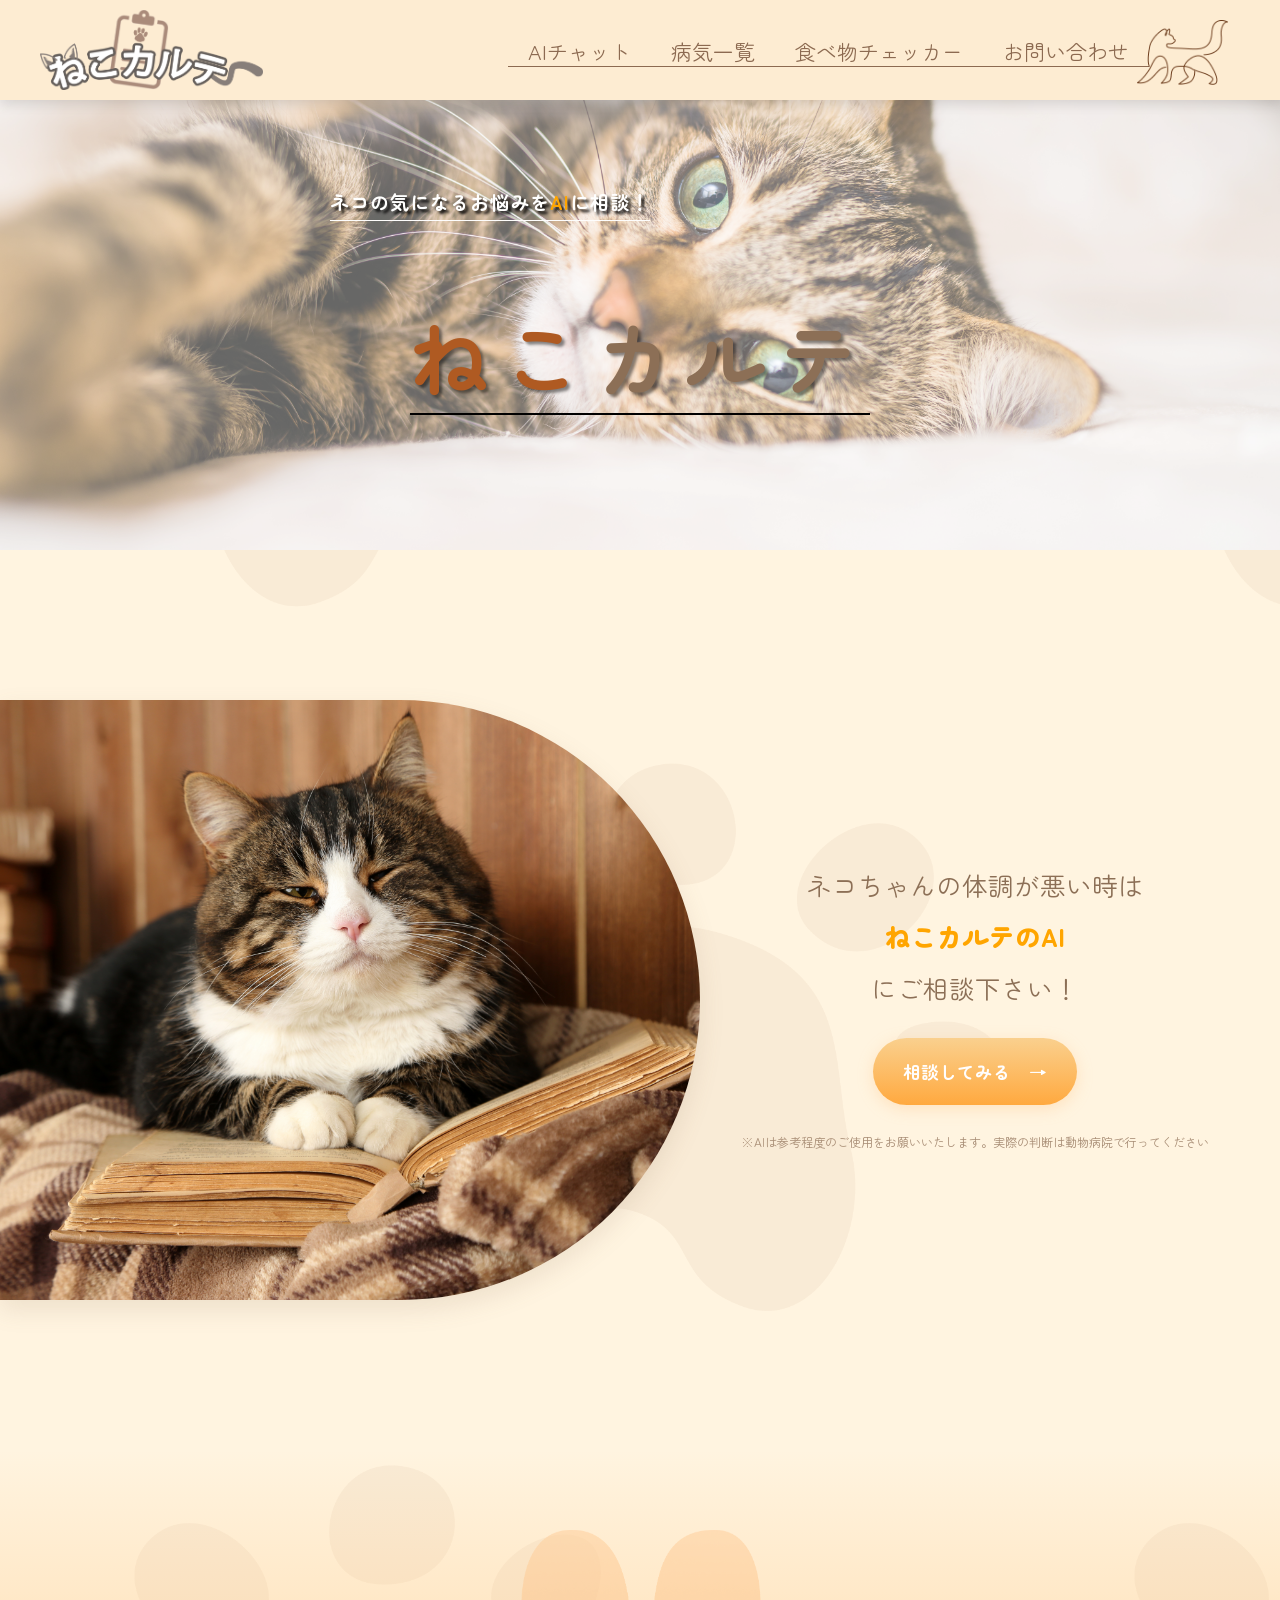
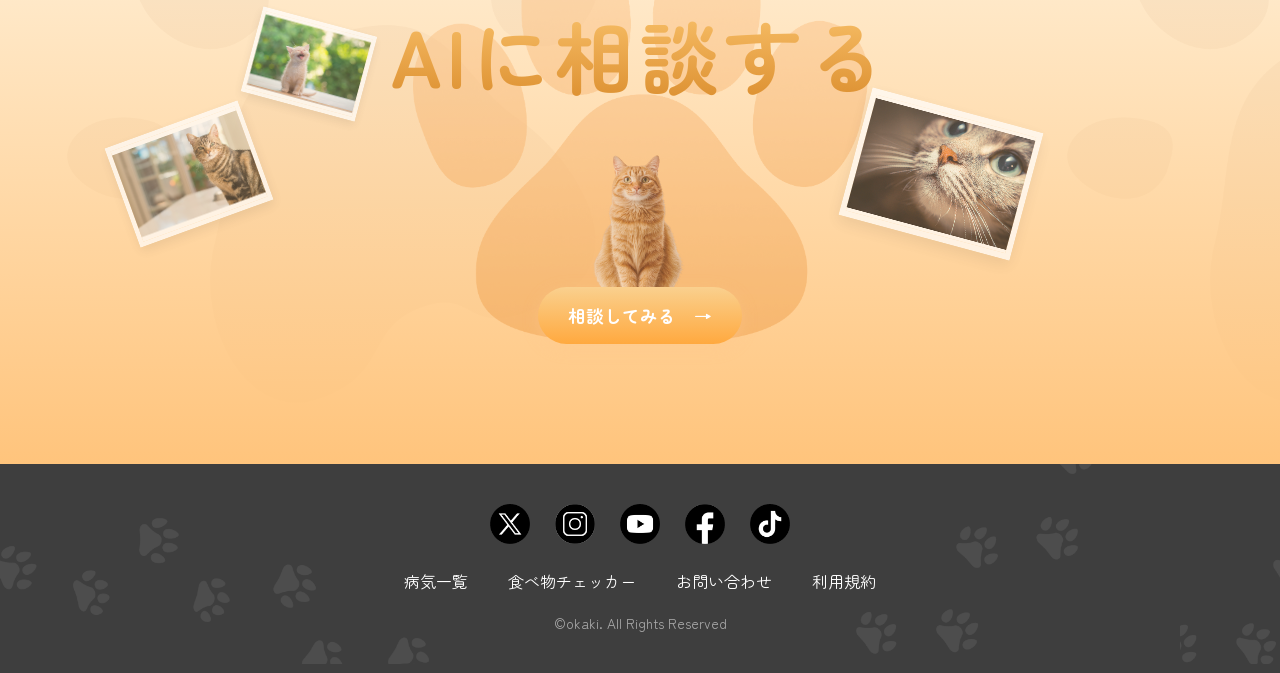
<file: index.html>
<!DOCTYPE html>
<html lang="ja">
<head>
    <meta charset="UTF-8">
    <title>ねこカルテ</title>
    <link rel="stylesheet" href="css/style.css">
    <link rel="stylesheet" href="css/index.css">
    <link rel="icon" href="img/shared/favicon.png">

    <meta name="viewport" content="width=device-width, initial-scale=1.0">

    <!-- フォント読み込み -->
    <link rel="preconnect" href="https://fonts.googleapis.com">
    <link rel="preconnect" href="https://fonts.gstatic.com" crossorigin>
    <link rel="stylesheet" href="https://fonts.googleapis.com/css2?family=Zen+Maru+Gothic&display=swap">
</head>
<body>
    <!-- ヘッダー -->
    <header>
        <a href="index.html" class="header-logo">
            <img src="img/shared/アイコン.png" alt="ねこカルテ">
        </a>

        <div class="header-nav-container">
            <nav>
                <ul>
                    <li><a href="chat.html">AIチャット</a></li>
                    <li><a href="disease_list.html">病気一覧</a></li>
                    <li><a href="food_checker.html">食べ物チェッカー</a></li>
                    <li><a href="contact.html">お問い合わせ</a></li>
                </ul>
            </nav>
            <img src="img/shared/ネコ線.png" alt="" class="nav-cat-img">
        </div>
    </header>

    <!-- メインコンテンツ -->
    <main class="main-content">
        
        <!-- ファーストビュー（大きな猫の写真とタイトル） -->
        <section class="hero-section">
            <div class="hero-inner">
                <p class="hero-subtitle">ネコの気になるお悩みを<span style="color: orange;">AI</span>に相談！</p>
                <h1 class="hero-title"><span style="color: #af5a22;;">ねこ</span>カルテ</h1>
            </div>
        </section>

        <!-- メッセージセクション（左に丸い写真、右に文章） -->
        <section class="message-section">
            <div class="message-container">
                <div class="message-img-box">
                    <img src="./img/index/section-image.jpeg" alt="本を読む猫">
                </div>
                <div class="message-text-box">
                    <p>ネコちゃんの体調が悪い時は<br>
                        <span style="color: orange; font-weight: 800;">ねこカルテのAI</span><br>
                        にご相談下さい！</p>
                    
                    <div class="consult-btn-wrapper">
                        <a href="chat.html" class="consult-btn">相談してみる　→</a>
                    </div>
                    <p class="ai-note-sub">※AIは参考程度のご使用をお願いいたします。実際の判断は動物病院で行ってください</p>
                </div>
            </div>
        </section>

        <!-- 肉球とAIに相談するセクション -->
        <section class="consult-section">
            <div class="consult-bg-paw">
                <div class="consult-content">
                    <!-- 周りの小さな写真たち -->
                    <img src="./img/index/cat-image1.jpg" alt="" class="floating-photo photo-1">
                    <img src="./img/index/cat-image2.jpg" alt="" class="floating-photo photo-2">
                    <img src="./img/index/cat-image3.jpg" alt="" class="floating-photo photo-3">
                    
                    <h2 class="consult-heading">AIに相談する</h2>
                    
                    <!-- 中央の猫イラスト -->
                    <div class="consult-cat-center">
                        <img src="./img/index/cat_AIChat.png" alt="お座り猫">
                    </div>

                    <!-- 相談してみるボタン -->
                    <div class="consult-btn-wrapper">
                        <a href="chat.html" class="consult-btn">相談してみる　→</a>
                    </div>
                </div>
            </div>
        </section>

    </main>

    <!-- コンテンツ -->

    <!-- フッター -->
    <footer>
        <div id="social-icons">
            <a href="#"><img src="img/shared/twitter-icon.png" alt="Twitter"></a>
            <a href="#"><img src="img/shared/instagram-icon.png" alt="Instagram"></a>
            <a href="#"><img src="img/shared/youtube-icon.png" alt="YouTube"></a>
            <a href="#"><img src="img/shared/facebook-icon.png" alt="Facebook"></a>
            <a href="#"><img src="img/shared/tiktok-icon.png" alt="TikTok"></a>
        </div>
        <!-- リンクメニュー部分にクラスを付与 -->
        <div class="footer-links">
            <a href="disease_list.html">病気一覧</a>
            <a href="food_checker.html">食べ物チェッカー</a>
            <a href="contact.html">お問い合わせ</a>
            <a href="riyoukiyaku.html">利用規約</a>
        </div>
        <p class="copyright">&copy;okaki. All Rights Reserved</p>
    </footer>
</body>
</html>
</file>
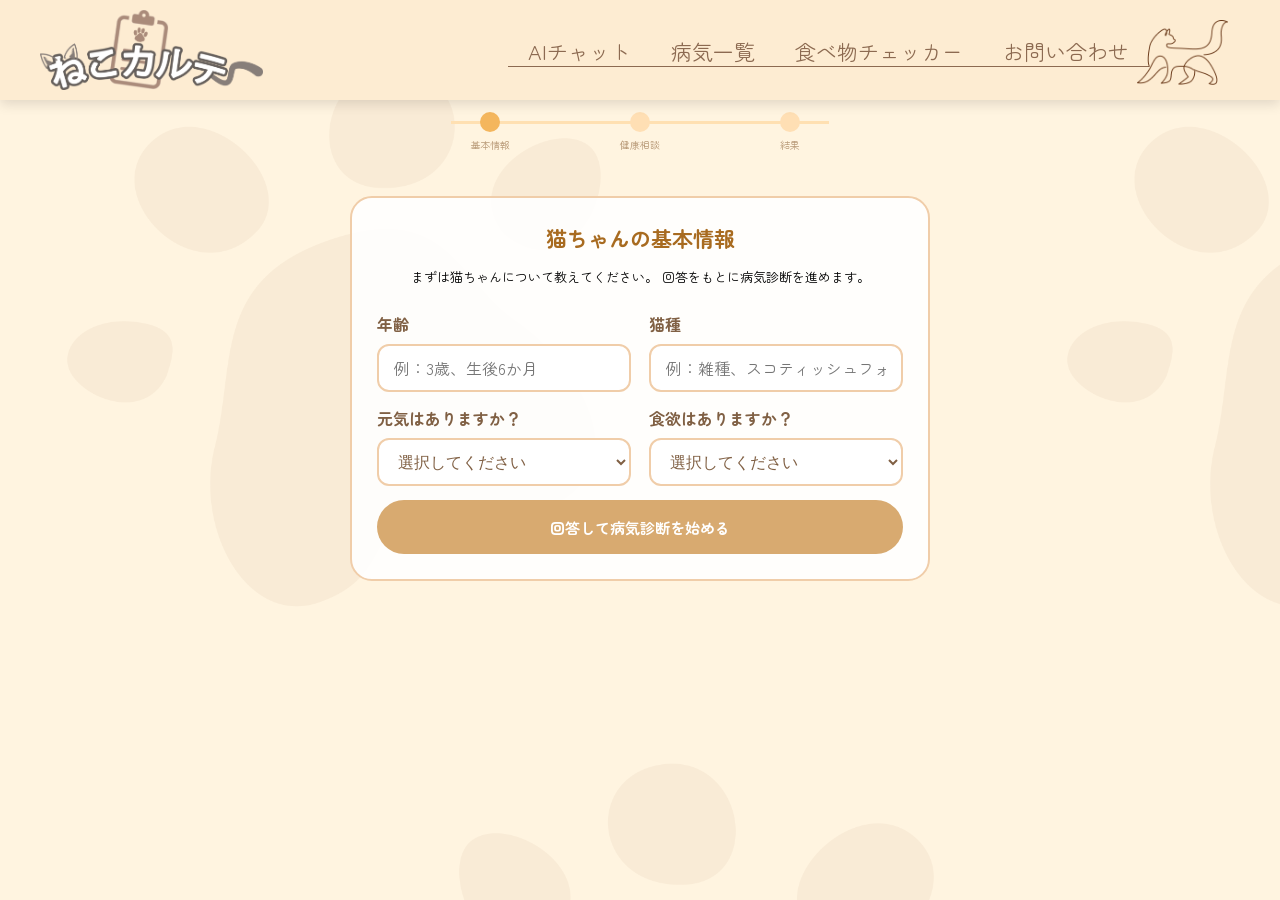
<file: chat.html>
<!DOCTYPE html>
<html lang="ja">
<head>
    <meta charset="UTF-8">
    <title>ねこカルテ - チャット</title>
    <link rel="stylesheet" href="css/style.css">
    <link rel="stylesheet" href="css/chat.css">
    <link rel="icon" href="img/shared/favicon.png">

    <meta name="viewport" content="width=device-width, initial-scale=1.0">

    <link rel="preconnect" href="https://fonts.googleapis.com">
    <link rel="preconnect" href="https://fonts.gstatic.com" crossorigin>
    <link href="https://fonts.googleapis.com/css2?family=Zen+Maru+Gothic:wght@400;500;700&display=swap" rel="stylesheet">
</head>
<body>
    <!-- ヘッダー -->
    <header>
        <a href="index.html" class="header-logo">
            <img src="img/shared/アイコン.png" alt="ねこカルテ">
        </a>

        <div class="header-nav-container">
            <nav>
                <ul>
                    <li><a href="chat.html">AIチャット</a></li>
                    <li><a href="disease_list.html">病気一覧</a></li>
                    <li><a href="food_checker.html">食べ物チェッカー</a></li>
                    <li><a href="contact.html">お問い合わせ</a></li>
                </ul>
            </nav>
            <img src="img/shared/ネコ線.png" alt="" class="nav-cat-img">
        </div>
    </header>

    <!-- ================================= -->
    <!-- 診断進捗バー：常に表示 -->
    <!-- ================================= -->

    <nav class="progress" aria-label="診断の進行状況">

        <div class="progress__line"></div>

        <div class="progress__step is-current" data-step="1">
            <span class="progress__dot"></span>
            <span class="progress__label">基本情報</span>
        </div>

        <div class="progress__step" data-step="2">
            <span class="progress__dot"></span>
            <span class="progress__label">健康相談</span>
        </div>

        <div class="progress__step" data-step="3">
            <span class="progress__dot"></span>
            <span class="progress__label">結果</span>
        </div>

    </nav>

    <!-- ================================= -->
<!-- 基本情報・チャット画面 -->
<!-- ================================= -->

<main id="chat-main" class="chat-page">

    <!-- 基本情報フォーム -->
    <section id="profile-panel" class="profile-panel">

        <h2>猫ちゃんの基本情報</h2>

        <p class="profile-description">
            まずは猫ちゃんについて教えてください。
            回答をもとに病気診断を進めます。
        </p>

        <form id="profile-form" class="profile-form">

            <div class="profile-field">
                <label for="cat-age">年齢</label>
                <input
                    type="text"
                    id="cat-age"
                    name="age"
                    placeholder="例：3歳、生後6か月"
                    required
                    maxlength="30"
                >
            </div>

            <div class="profile-field">
                <label for="cat-breed">猫種</label>
                <input
                    type="text"
                    id="cat-breed"
                    name="breed"
                    placeholder="例：雑種、スコティッシュフォールド"
                    required
                    maxlength="50"
                >
            </div>

            <div class="profile-field">
                <label for="cat-energy">元気はありますか？</label>

                <select id="cat-energy" name="energy" required>
                    <option value="">選択してください</option>
                    <option value="いつも通り元気がある">いつも通り元気がある</option>
                    <option value="いつもより元気がない">いつもより元気がない</option>
                    <option value="ぐったりしている">ぐったりしている</option>
                    <option value="判断できない">判断できない</option>
                </select>
            </div>

            <div class="profile-field">
                <label for="cat-appetite">食欲はありますか？</label>

                <select id="cat-appetite" name="appetite" required>
                    <option value="">選択してください</option>
                    <option value="いつも通り食べている">いつも通り食べている</option>
                    <option value="少し食欲が落ちている">少し食欲が落ちている</option>
                    <option value="ほとんど食べない">ほとんど食べない</option>
                    <option value="全く食べない">全く食べない</option>
                    <option value="判断できない">判断できない</option>
                </select>
            </div>

            <button type="submit" class="profile-submit">
                回答して病気診断を始める
            </button>

        </form>
    </section>


    <!-- チャット履歴 -->
    <div
        id="chat-box"
        class="chat-box"
        aria-live="polite"
        aria-label="チャット"
        hidden
    ></div>

</main>


<!-- ================================= -->
<!-- チャット入力欄 -->
<!-- ================================= -->

<div class="chat-controls" hidden>

    <div id="options-container" class="options-container"></div>

    <form id="chat-form" class="chat-form">

        <input
            type="text"
            id="user-input"
            name="message"
            placeholder="お気軽にご相談ください"
            autocomplete="off"
            maxlength="500"
        >

        <button
            class="send-btn"
            type="submit"
            aria-label="送信"
        >
            <img src="img/chat/chat-send-icon.png" alt="">
        </button>

    </form>

    <p class="chat-note">
        ※ AIによる回答は参考情報です。症状によっては早めに動物病院を受診してください。
    </p>

</div>


<!-- ================================= -->
<!-- 診断結果専用画面 -->
<!-- ================================= -->

<section id="result-screen" class="result-screen" hidden>

    <h1>結果</h1>

    <div id="result-content"></div>

</section>

    <script src="js/chat.js" defer></script>
</body>
</html>
</file>
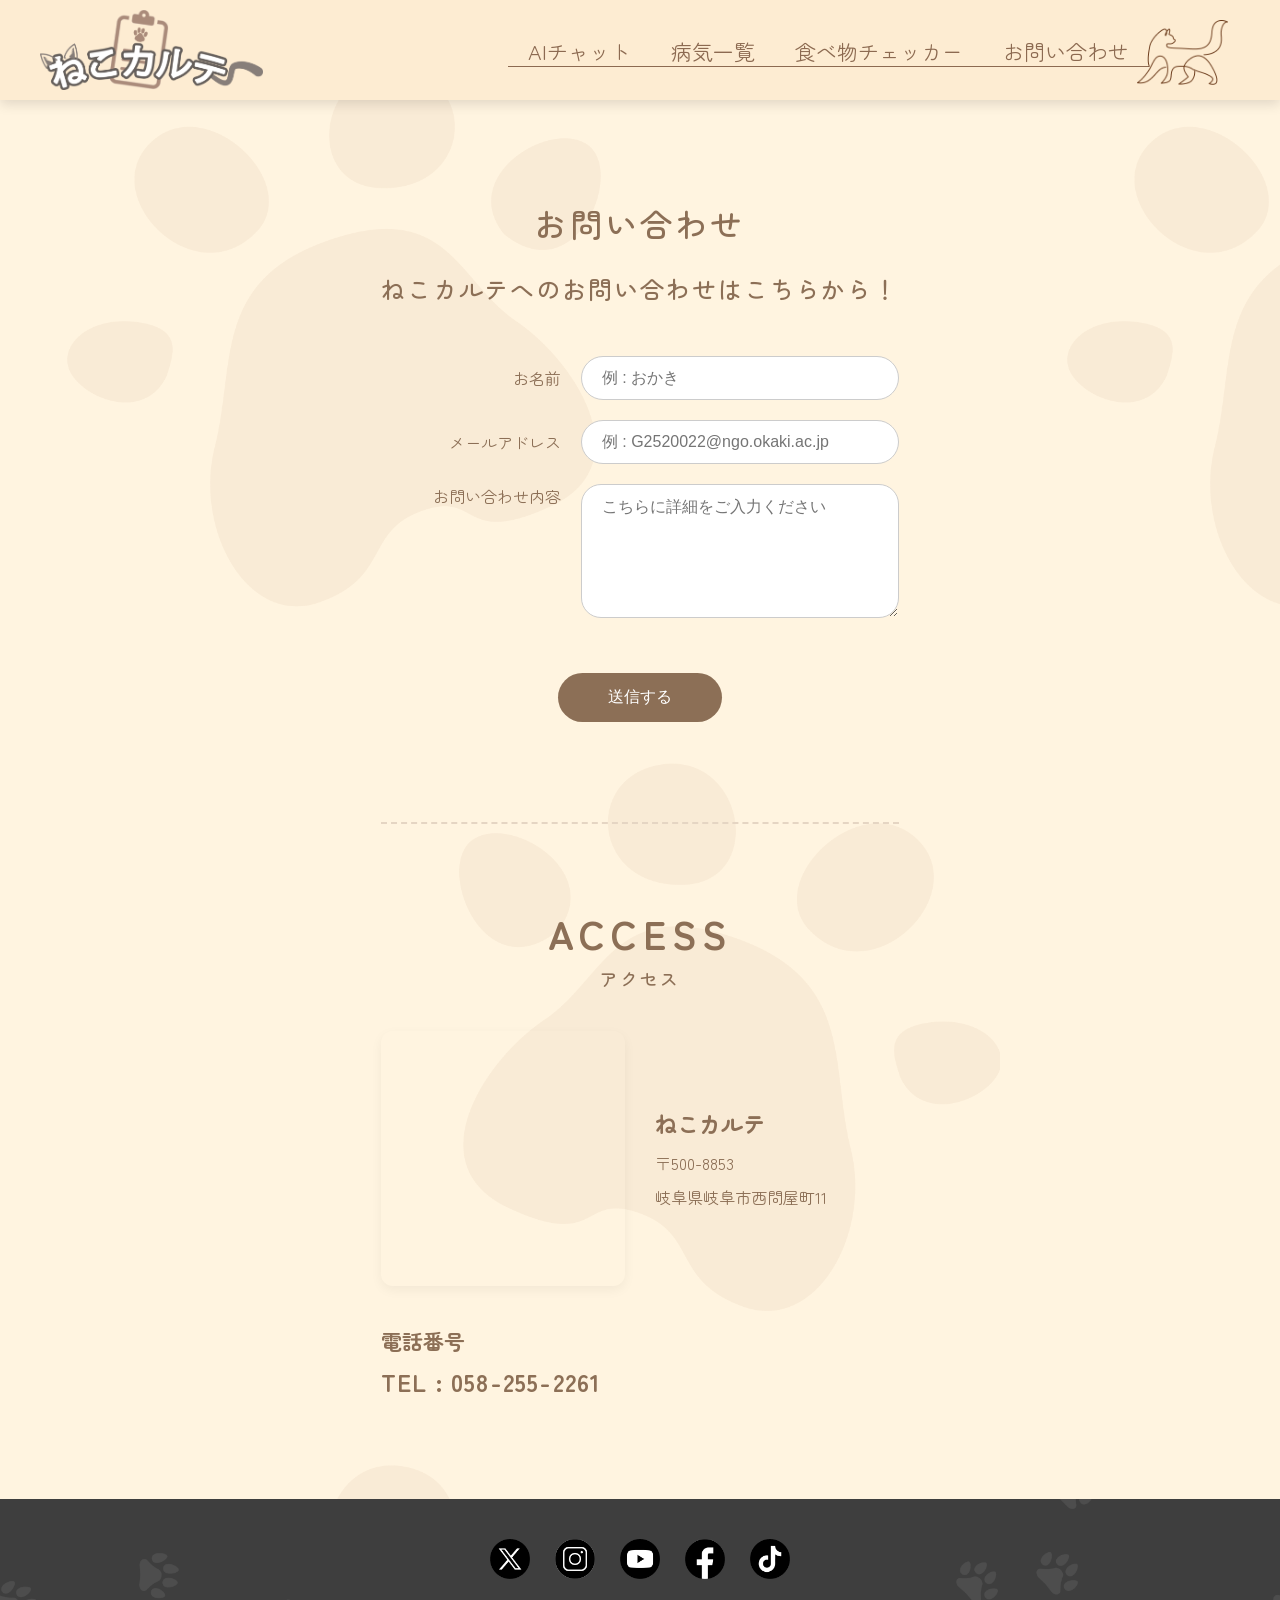
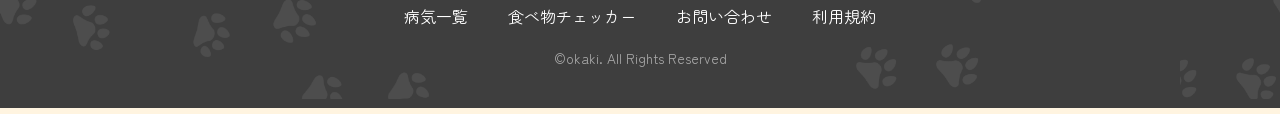
<file: contact.html>
<!DOCTYPE html>
<html lang="ja">
<head>
    <meta charset="UTF-8">
    <title>ねこカルテ - お問い合わせ</title>
    <link rel="stylesheet" href="css/contact.css">
    <link rel="stylesheet" href="css/style.css">
    <link rel="icon" href="img/shared/favicon.png">

    <meta name="viewport" content="width=device-width, initial-scale=1.0">

  <link rel="preconnect" href="https://fonts.googleapis.com">
    <link rel="preconnect" href="https://fonts.gstatic.com" crossorigin>
    <link href="https://fonts.googleapis.com/css2?family=Zen+Maru+Gothic&display=swap" rel="stylesheet">
</head>
<body>
    <header>
        <a href="index.html" class="header-logo">
            <img src="img/shared/アイコン.png" alt="ねこカルテ">
        </a>

        <div class="header-nav-container">
            <nav>
                <ul>
                    <li><a href="chat.html">AIチャット</a></li>
                    <li><a href="disease_list.html">病気一覧</a></li>
                    <li><a href="food_checker.html">食べ物チェッカー</a></li>
                    <li><a href="contact.html">お問い合わせ</a></li>
                </ul>
            </nav>
            <img src="img/shared/ネコ線.png" alt="" class="nav-cat-img">
        </div>
    </header>

    <main>
        <div class="contact-wrapper">
            <!-- タイトル -->
            <h1 class="main-title">お問い合わせ</h1>
            <p class="sub-title">ねこカルテへのお問い合わせはこちらから！</p>
            
            <!-- お問い合わせフォーム -->
            <form action="contact_finished.html" method="post" class="contact-form">

                <div class="form-group">
                    <label for="name">お名前</label>
                    <div class="input-container">
                        <input type="text" id="name" name="name" placeholder="例 : おかき" required>
                    </div>
                </div>

                <div class="form-group">
                    <label for="email">メールアドレス</label>
                    <div class="input-container">
                        <input type="email" id="email" name="email" placeholder="例 : G2520022@ngo.okaki.ac.jp" required>
                    </div>
                </div>

                <div class="form-group align-top">
                    <label for="message">お問い合わせ内容</label>
                    <div class="input-container">
                        <textarea id="message" name="message" rows="6" placeholder="こちらに詳細をご入力ください" required></textarea>
                    </div>
                </div>

                <div class="btn-container">
                    <button type="submit" class="submit-btn">送信する</button>
                </div>

            </form>

            <!-- ACCESS セクション（フォームの下に追加） -->
            <section class="access-section">
                <div class="access-title-area">
                    <h2 class="access-en-title">ACCESS</h2>
                    <p class="access-jp-title">アクセス</p>
                </div>

                <div class="access-content">
                    <!-- 左側：地図 -->
                    <div class="access-map">
                        <iframe
                            src="https://www.google.com/maps/embed?pb=!1m18!1m12!1m3!1d3251.733202364745!2d136.75061187577577!3d35.411863122675435!2m3!1f0!2f0!3f0!3m2!1i1024!2i768!4f13.1!3m3!1m2!1s0x6003a9498d05b6c9%3A0xb0019b07f08291d!2z5aSn5Y6f57C_6KiY5oOF5aCx5Yy755mC5bCC6ZaA5a2m5qChIOWykOmYnOagoQ!5e0!3m2!1sja!2sjp!4v1795143111676!5m2!1sja!2sjp"
                            width="100%"
                            height="250"
                            style="border:0;"
                            allowfullscreen=""
                            loading="lazy"
                            referrerpolicy="strict-origin-when-cross-origin">
                        </iframe>
                    </div>

                    <!-- 右側：住所情報 -->
                    <div class="access-info">
                        <h3 class="shop-name">ねこカルテ</h3>
                        <p class="postal-code">〒500-8853</p>
                        <p class="address">岐阜県岐阜市西問屋町11</p>
                    </div>
                </div>

                <!-- 電話番号エリア -->
                <div class="phone-section">
                    <h3 class="phone-title">電話番号</h3>
                    <p class="phone-number">TEL : 058-255-2261</p>
                </div>
            </section>

        </div>
    </main>

    <footer>
        <div id="social-icons">
            <a href="#"><img src="img/shared/twitter-icon.png" alt="Twitter"></a>
            <a href="#"><img src="img/shared/instagram-icon.png" alt="Instagram"></a>
            <a href="#"><img src="img/shared/youtube-icon.png" alt="YouTube"></a>
            <a href="#"><img src="img/shared/facebook-icon.png" alt="Facebook"></a>
            <a href="#"><img src="img/shared/tiktok-icon.png" alt="TikTok"></a>
        </div>
        <!-- リンクメニュー部分にクラスを付与 -->
        <div class="footer-links">
            <a href="disease_list.html">病気一覧</a>
            <a href="food_checker.html">食べ物チェッカー</a>
            <a href="contact.html">お問い合わせ</a>
            <a href="riyoukiyaku.html">利用規約</a>
        </div>
        <p class="copyright">&copy;okaki. All Rights Reserved</p>
    </footer>

</body>
</html>
</file>
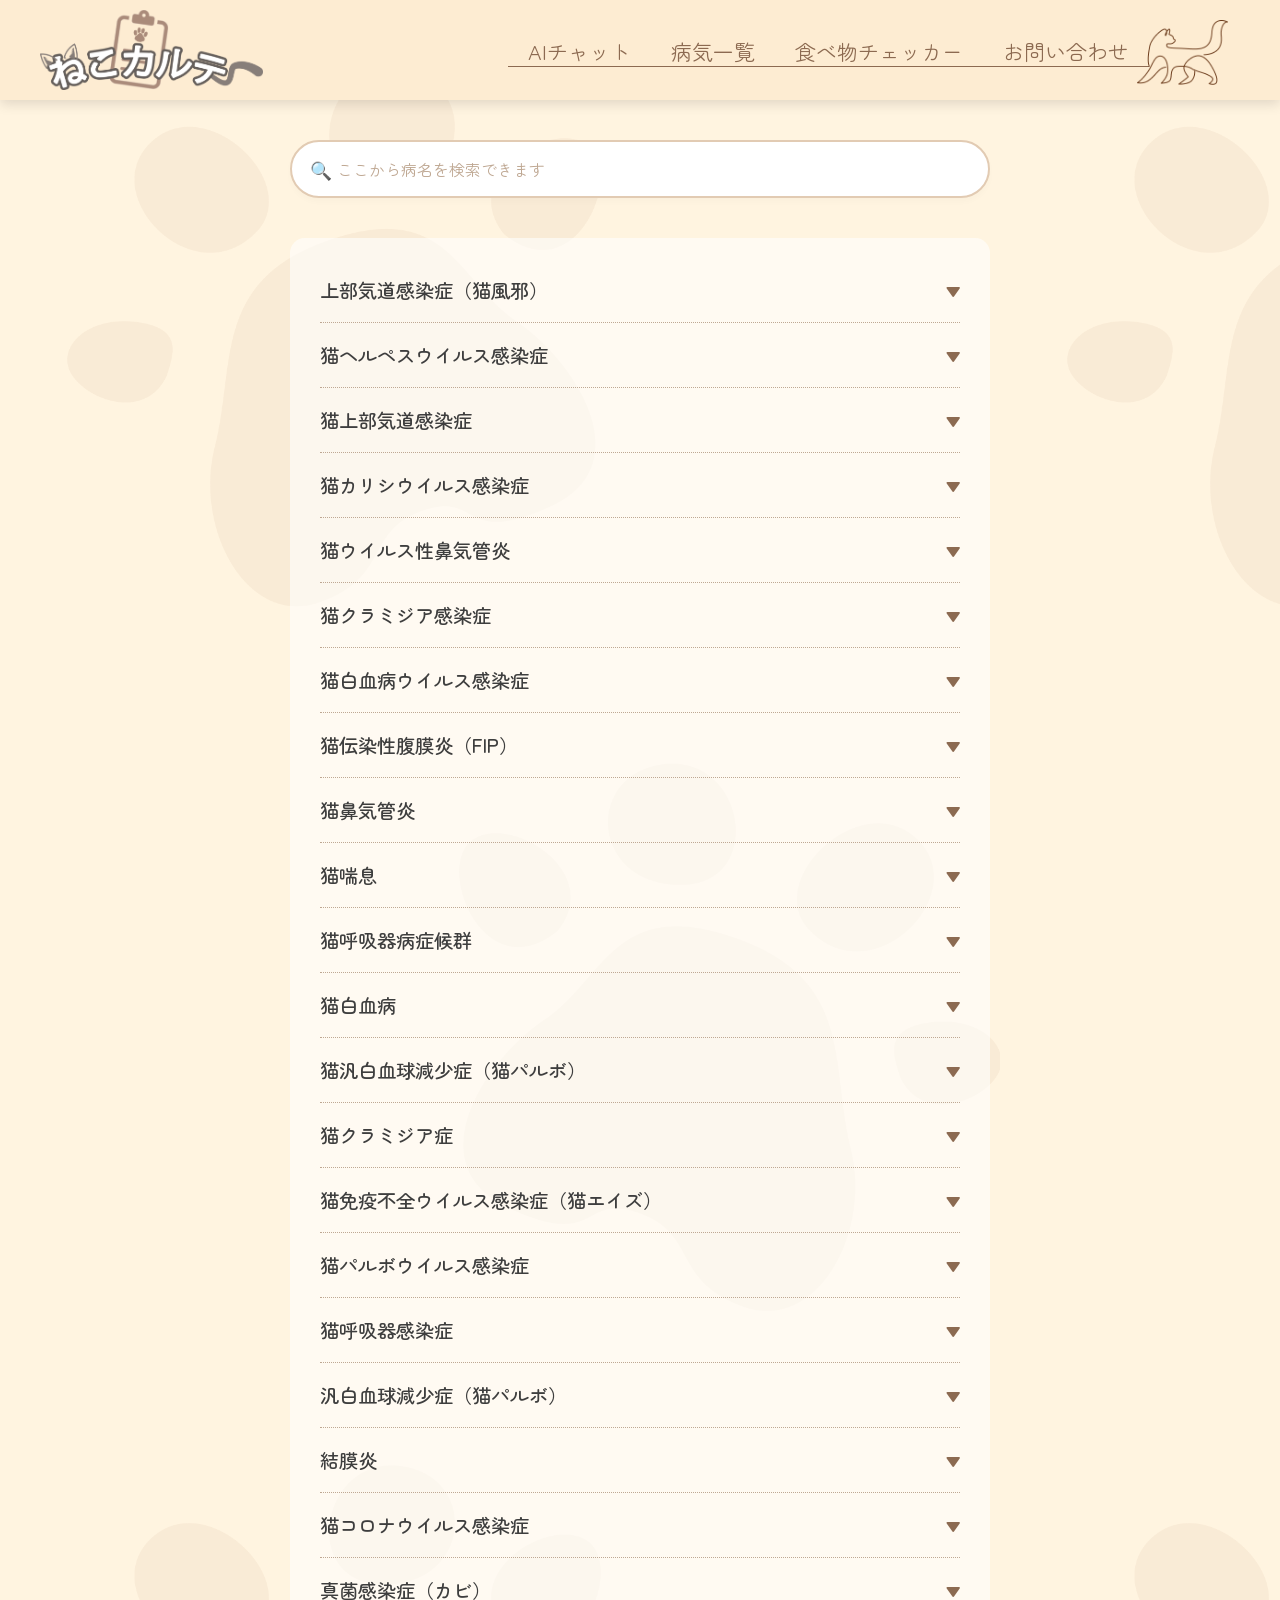
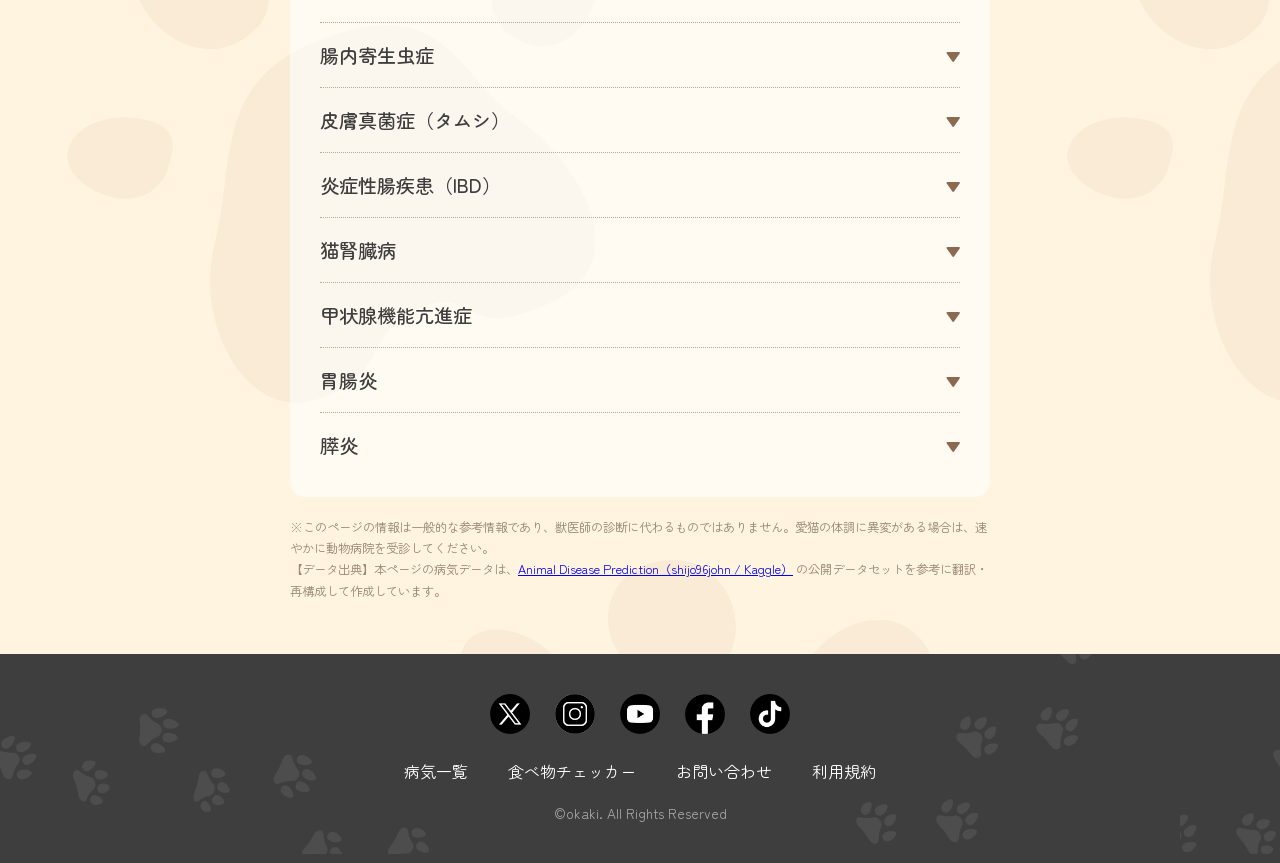
<file: disease_list.html>
<!DOCTYPE html>
<html lang="ja">
<head>
    <meta charset="UTF-8">
    <title>ねこカルテ - 病気一覧</title>
    <link rel="stylesheet" href="css/disease_list.css">
    <link rel="stylesheet" href="css/style.css">
    <link rel="icon" href="img/shared/favicon.png">

    <meta name="viewport" content="width=device-width, initial-scale=1.0">

    <!-- フォント読み込み -->
    <link rel="preconnect" href="https://fonts.googleapis.com">
    <link rel="preconnect" href="https://fonts.gstatic.com" crossorigin>
    <link href="https://fonts.googleapis.com/css2?family=Zen+Maru+Gothic&display=swap" rel="stylesheet">
</head>
<body>
    <!-- ヘッダー -->
    <header>
        <a href="index.html" class="header-logo">
            <img src="img/shared/アイコン.png" alt="ねこカルテ">
        </a>

        <div class="header-nav-container">
            <nav>
                <ul>
                    <li><a href="chat.html">AIチャット</a></li>
                    <li><a href="disease_list.html">病気一覧</a></li>
                    <li><a href="food_checker.html">食べ物チェッカー</a></li>
                    <li><a href="contact.html">お問い合わせ</a></li>
                </ul>
            </nav>
            <img src="img/shared/ネコ線.png" alt="" class="nav-cat-img">
        </div>
    </header>

    <!-- コンテンツ -->
    <main class="main-content">
        <!-- 検索窓 -->
        <div class="search-container">
            <input type="text" id="search-box" placeholder="ここから病名を検索できます">
            <span class="search-icon">🔍</span>
        </div>

        <!-- 病気リスト表示エリア -->
        <div id="disease-list" class="disease-list">
            <!-- JavaScriptでここにデータが動的に挿入されます -->
        </div>

        <p class="disclaimer" style="margin-top: 20px; font-size: 0.78rem; color: #978674; line-height: 1.7;">
            ※このページの情報は一般的な参考情報であり、獣医師の診断に代わるものではありません。愛猫の体調に異変がある場合は、速やかに動物病院を受診してください。<br>
            【データ出典】本ページの病気データは、<a href="https://www.kaggle.com/datasets/shijo96john/animal-disease-prediction" target="_blank" rel="noopener noreferrer">Animal Disease Prediction（shijo96john / Kaggle）</a> の公開データセットを参考に翻訳・再構成して作成しています。
        </p>
    </main>

    <!-- フッター -->
    <footer>
        <div id="social-icons">
            <a href="#"><img src="img/shared/twitter-icon.png" alt="Twitter"></a>
            <a href="#"><img src="img/shared/instagram-icon.png" alt="Instagram"></a>
            <a href="#"><img src="img/shared/youtube-icon.png" alt="YouTube"></a>
            <a href="#"><img src="img/shared/facebook-icon.png" alt="Facebook"></a>
            <a href="#"><img src="img/shared/tiktok-icon.png" alt="TikTok"></a>
        </div>
        <div class="footer-links">
            <a href="disease_list.html">病気一覧</a>
            <a href="food_checker.html">食べ物チェッカー</a>
            <a href="contact.html">お問い合わせ</a>
            <a href="riyoukiyaku.html">利用規約</a>
        </div>
        <p class="copyright">&copy;okaki. All Rights Reserved</p>
    </footer>

    <!-- JavaScriptの読み込み -->
    <script src="js/disease.js"></script>
</body>
</html>
</file>
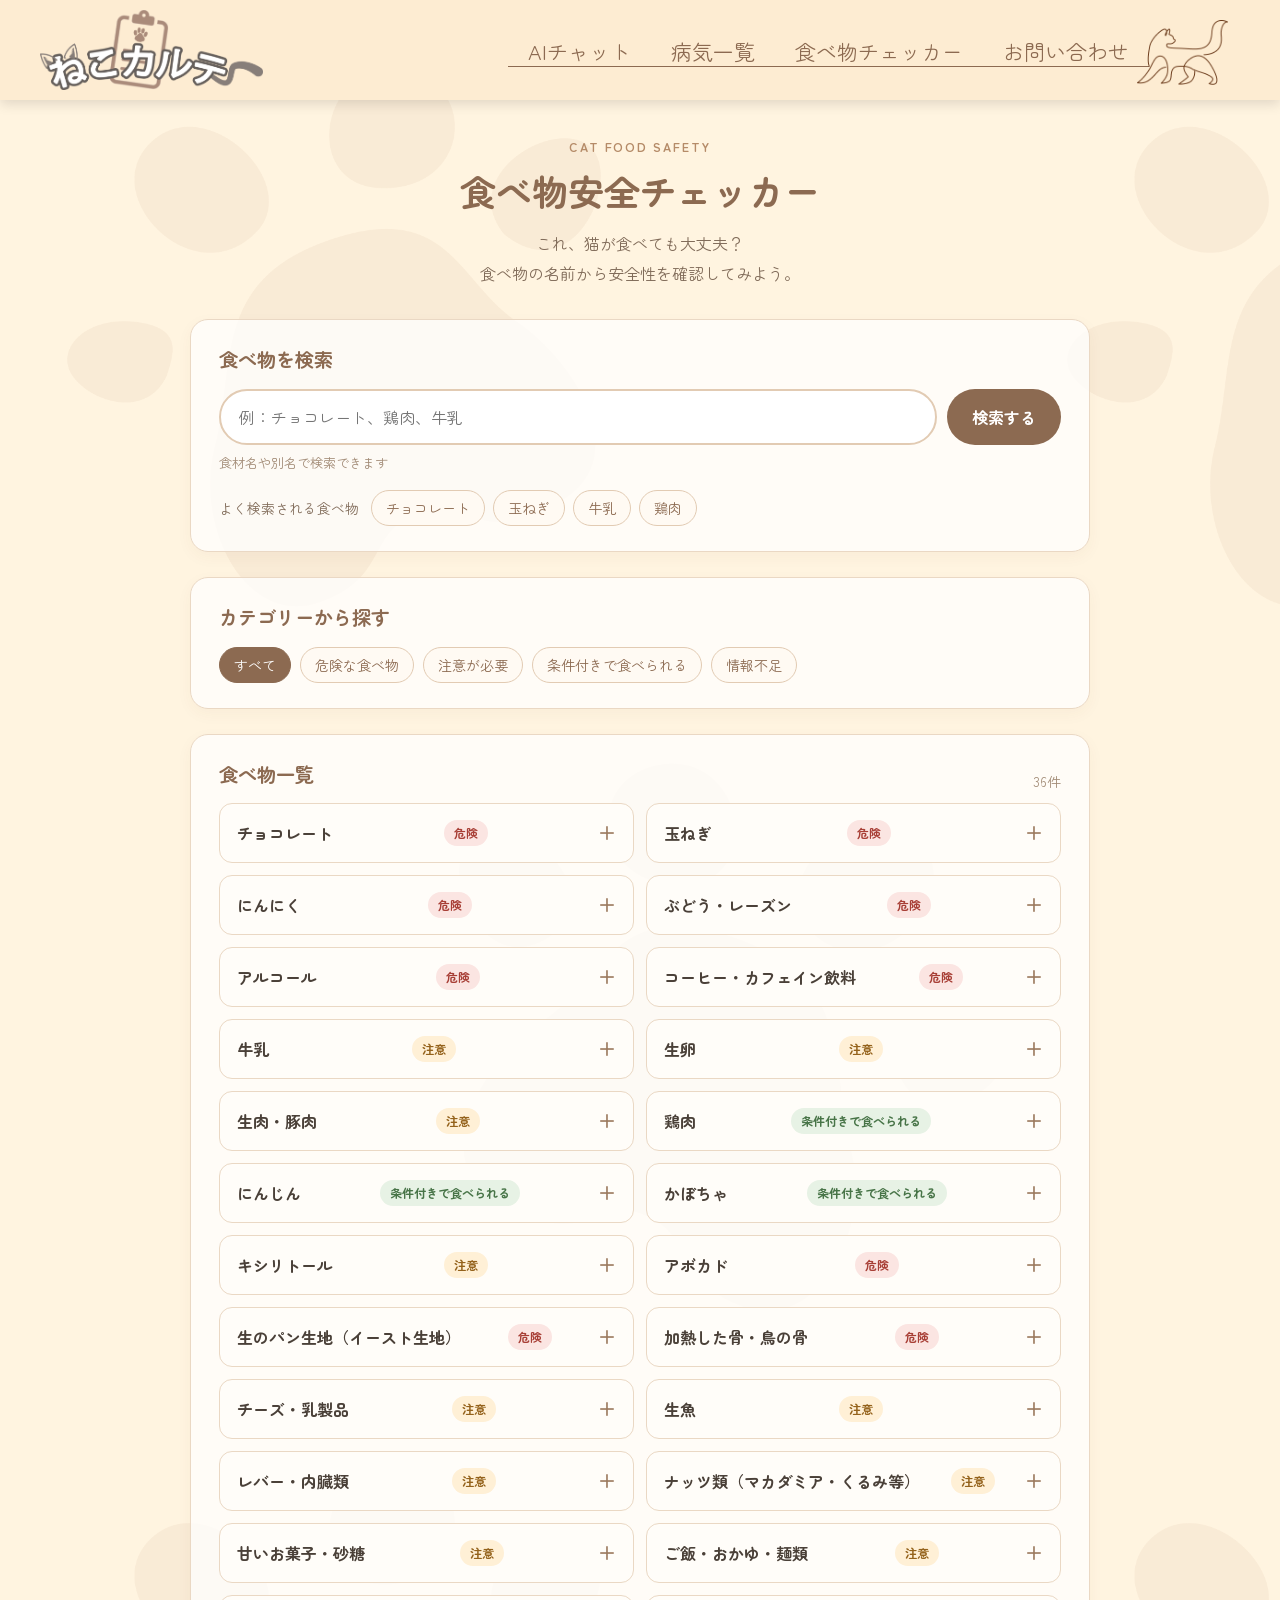
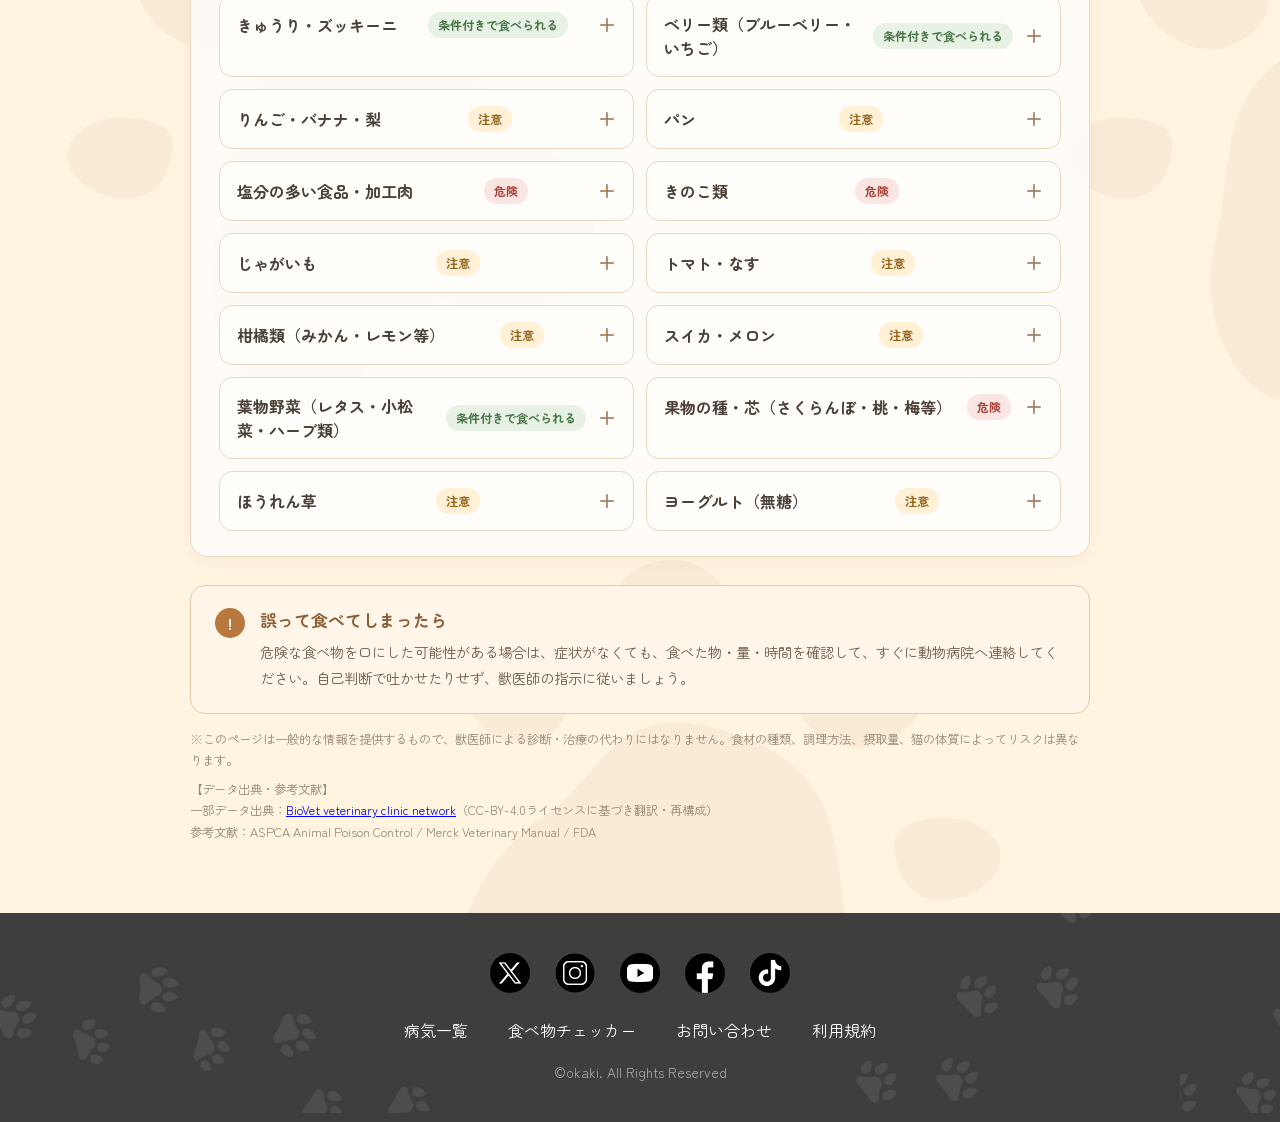
<file: food_checker.html>
<!DOCTYPE html>
<html lang="ja">
<head>
    <meta charset="UTF-8">
    <meta name="viewport" content="width=device-width, initial-scale=1.0">
    <meta name="description" content="猫が食べても大丈夫な食べ物か確認できる食べ物安全チェッカーです。">
    <title>ねこカルテ - 食べ物安全チェッカー</title>
    <link rel="stylesheet" href="css/food_checker.css">
    <link rel="stylesheet" href="css/style.css">
    <link rel="icon" href="img/shared/favicon.png">
    <link rel="preconnect" href="https://fonts.googleapis.com">
    <link rel="preconnect" href="https://fonts.gstatic.com" crossorigin>
    <link href="https://fonts.googleapis.com/css2?family=Zen+Maru+Gothic:wght@400;500;600;700&display=swap" rel="stylesheet">
</head>
<body>
    <header>
        <a href="index.html" class="header-logo">
            <img src="img/shared/アイコン.png" alt="ねこカルテ">
        </a>
        <div class="header-nav-container">
            <nav aria-label="メインナビゲーション">
                <ul>
                    <li><a href="chat.html">AIチャット</a></li>
                    <li><a href="disease_list.html">病気一覧</a></li>
                    <li><a href="food_checker.html">食べ物チェッカー</a></li>
                    <li><a href="contact.html">お問い合わせ</a></li>
                </ul>
            </nav>
            <img src="img/shared/ネコ線.png" alt="" class="nav-cat-img">
        </div>
    </header>

    <main class="food-main">
        <section class="food-hero">
            <p class="food-eyebrow">CAT FOOD SAFETY</p>
            <h1>食べ物安全チェッカー</h1>
            <p class="food-lead">これ、猫が食べても大丈夫？<br>食べ物の名前から安全性を確認してみよう。</p>
        </section>

        <section class="food-search-panel" aria-labelledby="search-title">
            <h2 id="search-title">食べ物を検索</h2>
            <form id="food-search-form" class="food-search-form">
                <label class="sr-only" for="food-search-box">食べ物の名前</label>
                <input id="food-search-box" type="search" placeholder="例：チョコレート、鶏肉、牛乳" autocomplete="off">
                <button type="submit">検索する</button>
            </form>
            <p class="search-hint">食材名や別名で検索できます</p>
            <div class="popular-searches" aria-label="人気の検索">
                <span>よく検索される食べ物</span>
                <button type="button" class="keyword-chip" data-keyword="チョコレート">チョコレート</button>
                <button type="button" class="keyword-chip" data-keyword="玉ねぎ">玉ねぎ</button>
                <button type="button" class="keyword-chip" data-keyword="牛乳">牛乳</button>
                <button type="button" class="keyword-chip" data-keyword="鶏肉">鶏肉</button>
            </div>
        </section>

        <section class="food-categories" aria-labelledby="category-title">
            <h2 id="category-title">カテゴリーから探す</h2>
            <div class="category-buttons">
                <button type="button" class="category-button is-active" data-category="all">すべて</button>
                <button type="button" class="category-button" data-category="danger">危険な食べ物</button>
                <button type="button" class="category-button" data-category="caution">注意が必要</button>
                <button type="button" class="category-button" data-category="safe">条件付きで食べられる</button>
                <button type="button" class="category-button" data-category="unknown">情報不足</button>
            </div>
        </section>

        <section id="food-result-section" class="food-results" aria-live="polite">
            <div class="results-heading">
                <h2 id="results-title">食べ物一覧</h2>
                <span id="result-count" class="result-count"></span>
            </div>
            <div id="food-list" class="food-list">
                <p class="loading-message">食べ物データを読み込んでいます...</p>
            </div>
        </section>

        <aside class="food-warning">
            <div class="warning-mark" aria-hidden="true">!</div>
            <div>
                <h2>誤って食べてしまったら</h2>
                <p>危険な食べ物を口にした可能性がある場合は、症状がなくても、食べた物・量・時間を確認して、すぐに動物病院へ連絡してください。自己判断で吐かせたりせず、獣医師の指示に従いましょう。</p>
            </div>
        </aside>

        <p class="food-disclaimer">※このページは一般的な情報を提供するもので、獣医師による診断・治療の代わりにはなりません。食材の種類、調理方法、摂取量、猫の体質によってリスクは異なります。</p>

        <p class="food-disclaimer" style="margin-top: 8px;">
            【データ出典・参考文献】<br>
            一部データ出典：<a href="https://bio.vet" target="_blank" rel="noopener noreferrer">BioVet veterinary clinic network</a>（CC-BY-4.0ライセンスに基づき翻訳・再構成）<br>
            参考文献：ASPCA Animal Poison Control / Merck Veterinary Manual / FDA
        </p>
    </main>

    <footer>
        <div id="social-icons">
            <a href="#" aria-label="Twitter"><img src="img/shared/twitter-icon.png" alt="Twitter"></a>
            <a href="#" aria-label="Instagram"><img src="img/shared/instagram-icon.png" alt="Instagram"></a>
            <a href="#" aria-label="YouTube"><img src="img/shared/youtube-icon.png" alt="YouTube"></a>
            <a href="#" aria-label="Facebook"><img src="img/shared/facebook-icon.png" alt="Facebook"></a>
            <a href="#" aria-label="TikTok"><img src="img/shared/tiktok-icon.png" alt="TikTok"></a>
        </div>
        <div class="footer-links">
            <a href="disease_list.html">病気一覧</a>
            <a href="food_checker.html">食べ物チェッカー</a>
            <a href="contact.html">お問い合わせ</a>
            <a href="riyoukiyaku.html">利用規約</a>
        </div>
        <p class="copyright">&copy;okaki. All Rights Reserved</p>
    </footer>

    <script src="js/food_checker.js"></script>
</body>
</html>
</file>
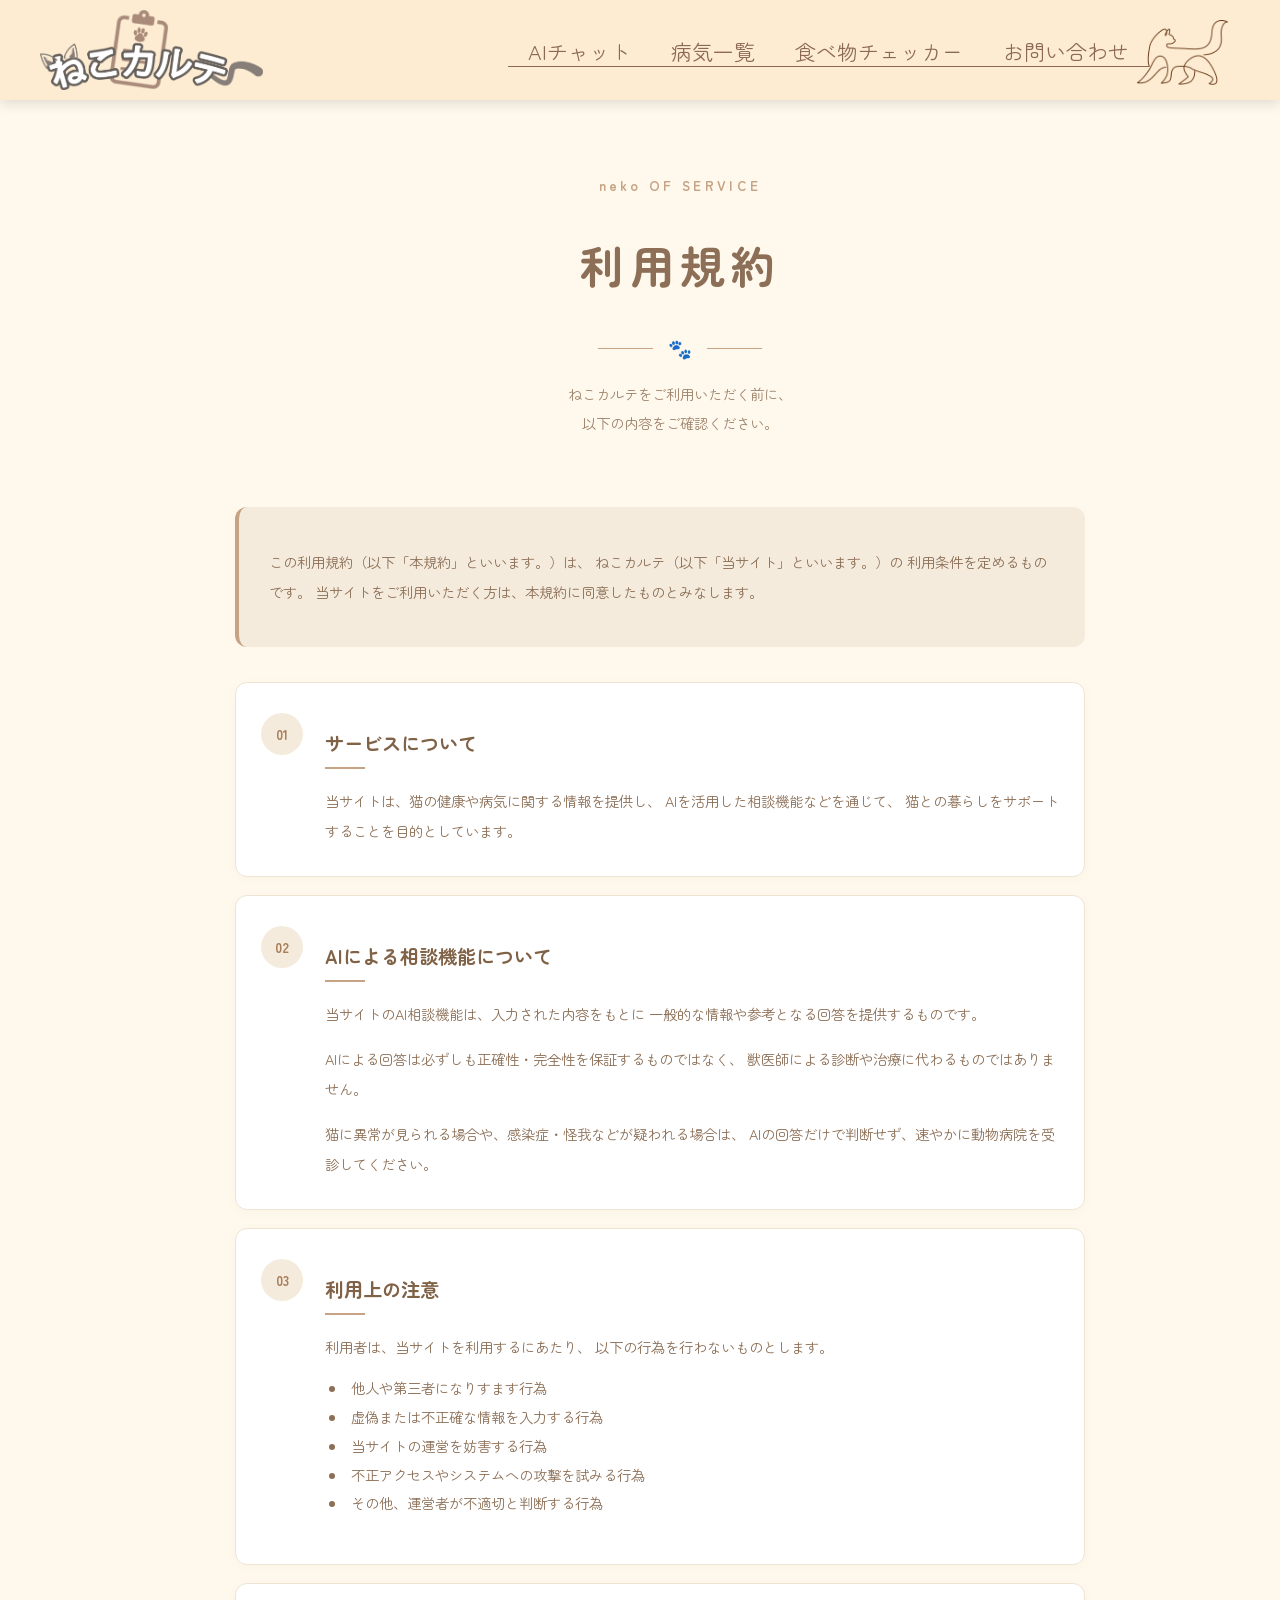
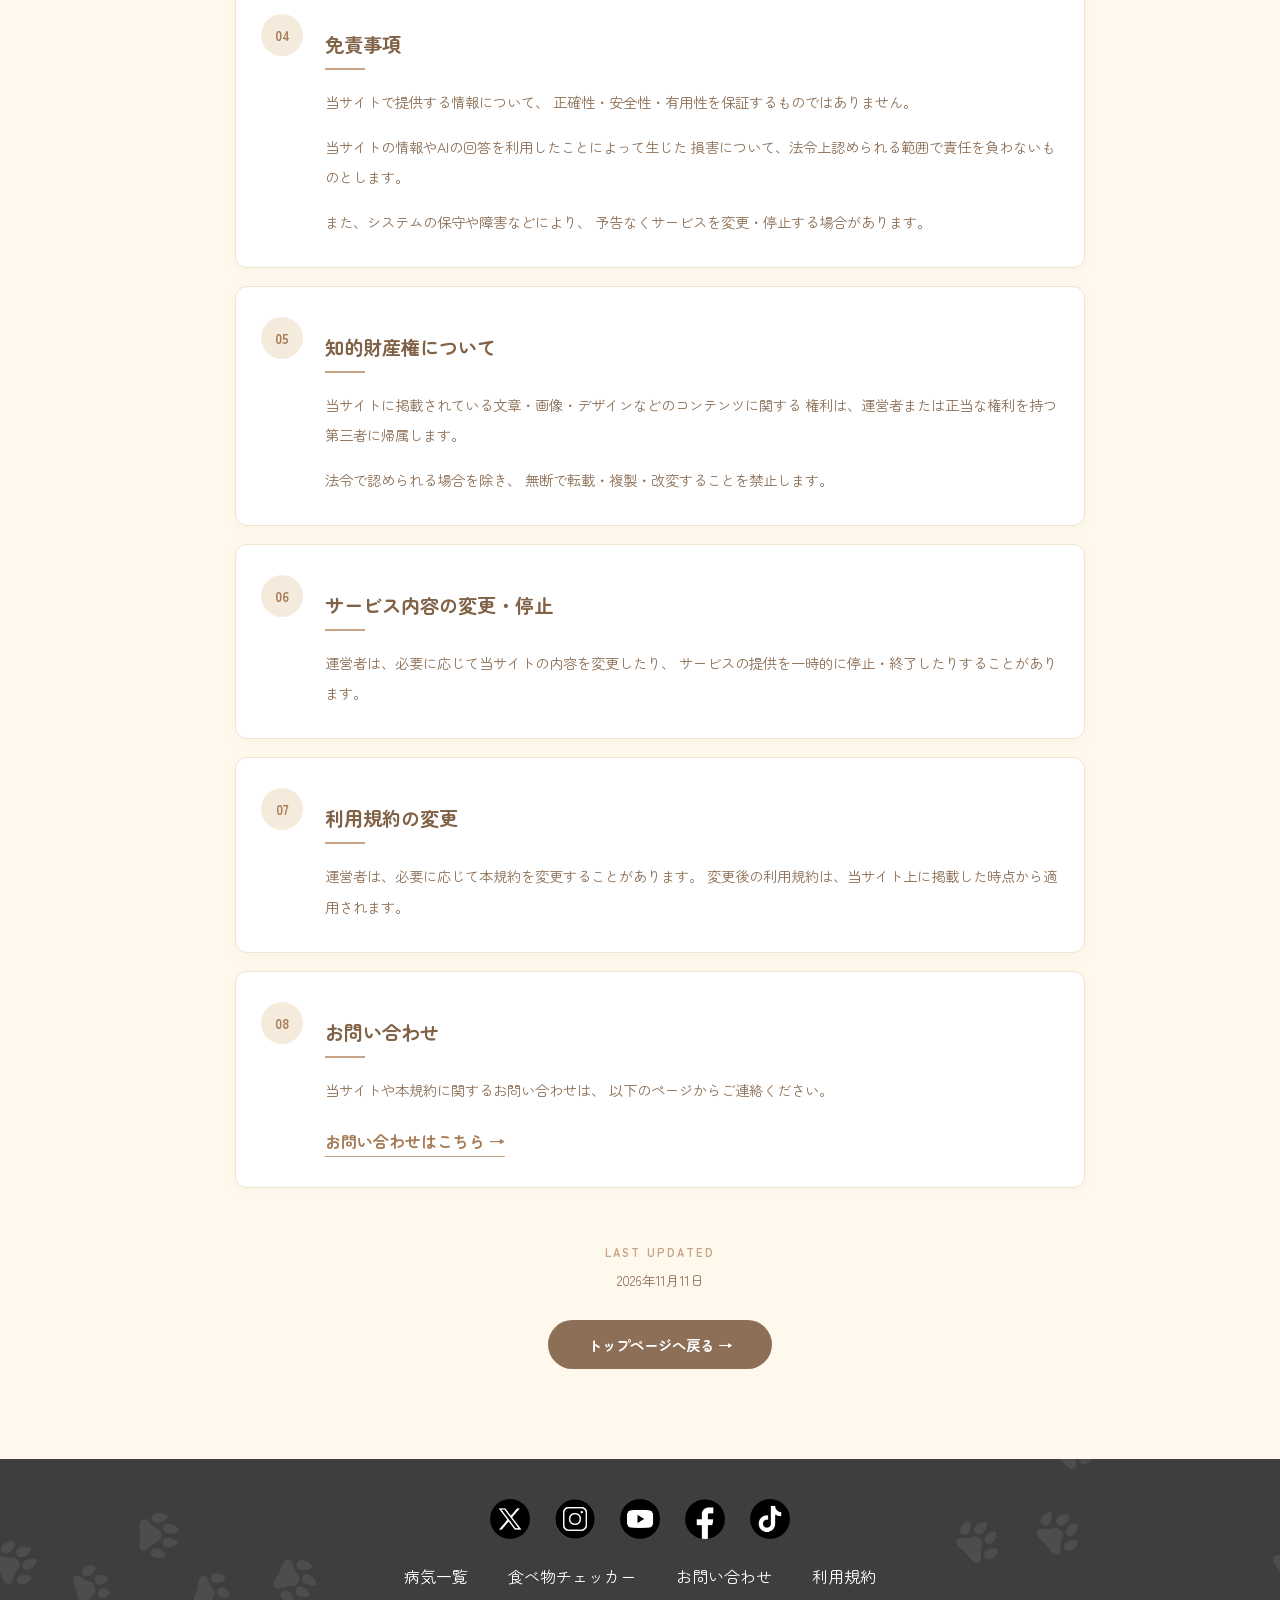
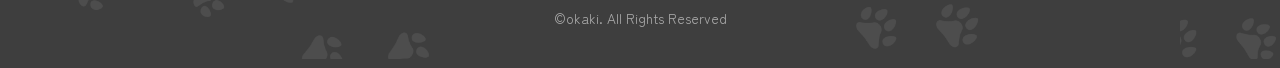
<file: riyoukiyaku.html>
<!DOCTYPE html>
<html lang="ja">
<head>
    <meta charset="UTF-8">
    <meta name="viewport" content="width=device-width, initial-scale=1.0">
    <title>ねこカルテ - 利用規約</title>

    <link rel="stylesheet" href="css/style.css">
    <link rel="stylesheet" href="css/riyoukiyaku.css">
    <link rel="icon" href="img/shared/favicon.png">

    <meta name="viewport" content="width=device-width, initial-scale=1.0">

    <link rel="preconnect" href="https://fonts.googleapis.com">
    <link rel="preconnect" href="https://fonts.gstatic.com" crossorigin>
    <link href="https://fonts.googleapis.com/css2?family=Zen+Maru+Gothic:wght@400;500;700&display=swap" rel="stylesheet">
</head>

<body>

    <!-- ヘッダー -->
    <header>
        <a href="index.html" class="header-logo">
            <img src="img/shared/アイコン.png" alt="ねこカルテ">
        </a>

        <div class="header-nav-container">
            <nav>
                <ul>
                    <li><a href="chat.html">AIチャット</a></li>
                    <li><a href="disease_list.html">病気一覧</a></li>
                    <li><a href="food_checker.html">食べ物チェッカー</a></li>
                    <li><a href="contact.html">お問い合わせ</a></li>
                </ul>
            </nav>
            <img src="img/shared/ネコ線.png" alt="" class="nav-cat-img">
        </div>
    </header>

    <main class="terms-page">

        <!-- ページタイトル -->
        <section class="terms-hero">
            <span class="terms-en">neko OF SERVICE</span>
            <h1>利用規約</h1>
            <div class="terms-title-line">
                <span></span>
                <span class="paw">🐾</span>
                <span></span>
            </div>
            <p>
                ねこカルテをご利用いただく前に、<br>
                以下の内容をご確認ください。
            </p>
        </section>

        <!-- 規約本文 -->
        <section class="terms-container">

            <div class="terms-intro">
                <p>
                    この利用規約（以下「本規約」といいます。）は、
                    ねこカルテ（以下「当サイト」といいます。）の
                    利用条件を定めるものです。
                    当サイトをご利用いただく方は、本規約に同意したものとみなします。
                </p>
            </div>

            <article class="terms-card">
                <span class="terms-number">01</span>
                <div class="terms-card-content">
                    <h2>サービスについて</h2>
                    <p>
                        当サイトは、猫の健康や病気に関する情報を提供し、
                        AIを活用した相談機能などを通じて、
                        猫との暮らしをサポートすることを目的としています。
                    </p>
                </div>
            </article>

            <article class="terms-card">
                <span class="terms-number">02</span>
                <div class="terms-card-content">
                    <h2>AIによる相談機能について</h2>
                    <p>
                        当サイトのAI相談機能は、入力された内容をもとに
                        一般的な情報や参考となる回答を提供するものです。
                    </p>
                    <p>
                        AIによる回答は必ずしも正確性・完全性を保証するものではなく、
                        獣医師による診断や治療に代わるものではありません。
                    </p>
                    <p>
                        猫に異常が見られる場合や、感染症・怪我などが疑われる場合は、
                        AIの回答だけで判断せず、速やかに動物病院を受診してください。
                    </p>
                </div>
            </article>

            <article class="terms-card">
                <span class="terms-number">03</span>
                <div class="terms-card-content">
                    <h2>利用上の注意</h2>
                    <p>
                        利用者は、当サイトを利用するにあたり、
                        以下の行為を行わないものとします。
                    </p>
                    <ul>
                        <li>他人や第三者になりすます行為</li>
                        <li>虚偽または不正確な情報を入力する行為</li>
                        <li>当サイトの運営を妨害する行為</li>
                        <li>不正アクセスやシステムへの攻撃を試みる行為</li>
                        <li>その他、運営者が不適切と判断する行為</li>
                    </ul>
                </div>
            </article>

            <article class="terms-card">
                <span class="terms-number">04</span>
                <div class="terms-card-content">
                    <h2>免責事項</h2>
                    <p>
                        当サイトで提供する情報について、
                        正確性・安全性・有用性を保証するものではありません。
                    </p>
                    <p>
                        当サイトの情報やAIの回答を利用したことによって生じた
                        損害について、法令上認められる範囲で責任を負わないものとします。
                    </p>
                    <p>
                        また、システムの保守や障害などにより、
                        予告なくサービスを変更・停止する場合があります。
                    </p>
                </div>
            </article>

            <article class="terms-card">
                <span class="terms-number">05</span>
                <div class="terms-card-content">
                    <h2>知的財産権について</h2>
                    <p>
                        当サイトに掲載されている文章・画像・デザインなどのコンテンツに関する
                        権利は、運営者または正当な権利を持つ第三者に帰属します。
                    </p>
                    <p>
                        法令で認められる場合を除き、
                        無断で転載・複製・改変することを禁止します。
                    </p>
                </div>
            </article>

            <article class="terms-card">
                <span class="terms-number">06</span>
                <div class="terms-card-content">
                    <h2>サービス内容の変更・停止</h2>
                    <p>
                        運営者は、必要に応じて当サイトの内容を変更したり、
                        サービスの提供を一時的に停止・終了したりすることがあります。
                    </p>
                </div>
            </article>

            <article class="terms-card">
                <span class="terms-number">07</span>
                <div class="terms-card-content">
                    <h2>利用規約の変更</h2>
                    <p>
                        運営者は、必要に応じて本規約を変更することがあります。
                        変更後の利用規約は、当サイト上に掲載した時点から適用されます。
                    </p>
                </div>
            </article>

            <article class="terms-card">
                <span class="terms-number">08</span>
                <div class="terms-card-content">
                    <h2>お問い合わせ</h2>
                    <p>
                        当サイトや本規約に関するお問い合わせは、
                        以下のページからご連絡ください。
                    </p>
                    <a href="contact.html" class="terms-contact-link">
                        お問い合わせはこちら →
                    </a>
                </div>
            </article>

        </section>

        <!-- 最終更新日 -->
        <div class="terms-update">
            <span>LAST UPDATED</span>
            <p>2026年11月11日</p>
        </div>

        <!-- トップへ戻る -->
        <div class="terms-back">
            <a href="index.html">トップページへ戻る →</a>
        </div>

    </main>

    <!-- フッター -->
    <footer>
        <div id="social-icons">
            <a href="#"><img src="img/shared/twitter-icon.png" alt="Twitter"></a>
            <a href="#"><img src="img/shared/instagram-icon.png" alt="Instagram"></a>
            <a href="#"><img src="img/shared/youtube-icon.png" alt="YouTube"></a>
            <a href="#"><img src="img/shared/facebook-icon.png" alt="Facebook"></a>
            <a href="#"><img src="img/shared/tiktok-icon.png" alt="TikTok"></a>
        </div>

        <div class="footer-links">
            <a href="disease_list.html">病気一覧</a>
            <a href="food_checker.html">食べ物チェッカー</a>
            <a href="contact.html">お問い合わせ</a>
            <a href="riyoukiyaku.html">利用規約</a>
        </div>

        <p class="copyright">&copy;okaki. All Rights Reserved</p>
    </footer>

</body>
</html>
</file>
<file: css/style.css>
/* 全画面共通css */

/* フォントスタイル */
html {
  font-family: "Zen Maru Gothic", sans-serif;
  font-weight: 400;
  font-style: normal;
}

/* 背景 */
body {
  display: flex;
  flex-direction: column;
  min-height: calc(100vh - 100px);
  margin: 0;
  background-color: #FFF4E0;
  padding-top: 100px;
  background-image: url(../img/shared/背景画像.png);
  background-size: 1000px;
}

header {
  position: fixed;
  top: 0;
  left: 0;
  box-sizing: border-box;
  display: flex;
  justify-content: space-between;
  align-items: center;
  width: 100%;
  height: 100px;
  padding: 0 40px;
  background-color: #fdecd2;
  z-index: 100;
  box-shadow: 0 4px 12px rgb(0 0 0 / 12%);
}

/* 左側ロゴ */
.header-logo {
  display: flex;
  align-items: center;
  height: 100%;
}

.header-logo img {
  height: 80%;
  width: auto;
  object-fit: contain;
}

/* 右側ナビゲーションとイラストのコンテナ */
.header-nav-container {
  display: flex;
  align-items: flex-end;
}

/* ナビゲーションメニュー */
header nav ul {
  display: flex;
  gap: 40px;
  margin: 0 0 13px 0;
  padding: 0 20px 0px 20px;
  list-style: none;
  border-bottom: 1.5px solid #8c6a51;
}

header nav ul li a {
  text-decoration: none;
  color: #8c6a51;
  font-size: 1.3rem;
  font-weight: 400;
  white-space: nowrap;
}

/* 右端の猫イラスト */
.nav-cat-img {
  height: 65px;
  width: auto;
  margin-bottom: -5px;
  position: relative;
  left: -12.5px;
  filter: invert(55%) sepia(50%) saturate(6428%) hue-rotate(1deg) brightness(40%) contrast(80%);;
}

/* メイン */
main{
  flex: 1;
}


/* フッター */
footer {
  width: 100%;
  display: flex;
  flex-direction: column;
  align-items: center;
  justify-content: center;
  gap: 20px;
  padding: 40px 0;
  background-color: #3E3E3E;
  background-image: url(../img/shared/足跡.png);
  background-size: cover;
  background-position: -100px 200px;
}

#social-icons {
  display: flex;
  justify-content: space-between;
  width: 300px;
}

#social-icons img {
  width: 40px;
  height: 40px;
}

.footer-links {
  display: flex;
  gap: 40px;
}

.footer-links a {
  color: #ffffff;
  text-decoration: none;
  font-size: 1rem;
}

.copyright {
  color: #aaaaaa;
  font-size: 0.85rem;
  margin: 0;
}

@media screen and (max-width: 768px) {
  header{
    flex-direction: column;
  }
  .header-logo{
    height: 50%;
  }
  header nav ul li a{
    font-size: 0.8rem;
  }
  .nav-cat-img{
    height: 40px;
    left: -7.5px;
    margin-bottom: 2px;
  }
}
</file>
<file: css/index.css>
/* ==========================
   トップページ（index.css）
   ========================== */

/* 1. ファーストビュー（ヒーローエリア） */
.hero-section {
    position: relative;
    width: 100%;
    height: 450px;
    background-image: url('../img/index/thumbnail.jpeg'); /* 背景の猫の写真 */
    background-size: cover;
    background-position: center;
    display: flex;
    align-items: center;
    justify-content: center;
}

/* 写真の上に半透明のグラデーションまたはモヤをかける */
.hero-section::before {
    content: '';
    position: absolute;
    top: 0; left: 0; width: 100%; height: 100%;
    background: rgba(255, 255, 255, 0.4); /* 白っぽいふんわりフィルター */
}

.hero-inner {
    position: relative;
    text-align: center;
    z-index: 1;
}

.hero-subtitle {
    font-size: 1.2rem;
    color: #fffffe;
    margin-bottom: 10px;
    letter-spacing: 0.05em;
    font-weight: bold;
    border-bottom: 1px solid #fefdfc;
    display: inline-block;
    padding-bottom: 4px;
    position: relative;
    left: -150px;
    text-shadow: 3px 3px 3px #000;
}

.hero-title {
    font-size: 5rem;
    color: #8C6F56;
    font-weight: 700;
    letter-spacing: 0.15em;
    text-shadow: 3px 3px 3px #00000077;
    border-bottom: 2px solid #000;
}


/* 2. メッセージセクション */
.message-section {
  padding: 150px 0;
  display: flex;
  justify-content: flex-start;
  align-items: center;
  width: 100%;
}

.message-img-box {
  width: calc(50vw + 60px); 
  height: 600px;
  border-radius: 0 300px 300px 0;
  overflow: hidden;
  box-shadow: 0 10px 25px rgba(140, 111, 86, 0.15);
  flex-shrink: 0;
}

.message-img-box img {
  width: 100%;
  height: 100%;
  object-fit: cover;
}

.message-text-box {
  color: #8C6F56;
  font-size: 1.6rem;
  line-height: 2;
  margin-right: 30px;
 
  width: 100%;
  text-align: center;
}

.message-text-box div{
    margin: 25px 0;
}

.message-container {
  display: contents;
}

.ai-note-sub {
    font-size: 0.75rem;
    color: #a88d75;
    margin-top: 5px;
}


.consult-section {
    position: relative;
    padding: 80px 20px 120px 20px;
    text-align: center;
    background: linear-gradient(#ff9a4100,#ffc47c);
}

.consult-heading {
    font-size: 5rem;
    color: #8C6F56;
    font-weight: 600;
    margin-bottom: 30px;
    letter-spacing: 0.05em;
    background:linear-gradient(#fcc670,#d98a2a);
    background-clip: text;
    -webkit-text-fill-color: transparent;
}

.consult-cat-center {
    position: relative;
    width: auto;
    margin: 0 200px;
    z-index: -1;
}

.consult-cat-center img {
    width: 100%;
    height: auto;
    opacity: 0.7;
}

.consult-btn-wrapper {
    margin-top: -30px;
    z-index: 2;
    
}

.consult-btn {
    display: inline-block;
    padding: 16px 30px;
    background:linear-gradient(#fad08e,#ffa93f);
    color: #fffefe;
    font-weight: 700;
    font-size: 1.1rem;
    text-decoration: none;
    border-radius: 9999px;
    box-shadow: 0 4px 15px rgba(255, 201, 139, 0.4);
    transition: transform 0.2s;
}

.consult-btn:hover {
    transform: scale(1.05);
}

.consult-bg-paw {
    max-width: 700px;
    margin: 0 auto;
    position: relative;
    background: url('../img/index/cat-paw.png') no-repeat center;
    background-size: contain;
    min-height: 400px;
    display: flex;
    justify-content: center;
    align-items: center;
}

.consult-content {
    position: relative;
    width: 100%;
    z-index: 1;
}



.floating-photo {
    position: absolute;
    width: 110px;
    height: 80px;
    object-fit: cover;
    border: 4px solid #fff;
    box-shadow: 0 4px 10px rgba(0,0,0,0.1);
    background: #fff;
    opacity: 0.7;
}

.photo-1 {
    top:  90px;
    left: -40px;
    transform: rotate(15deg);
}

.photo-2 {
    top: 200px;
    left:-160px;
    transform: rotate(-20deg) scale(1.2);
}

.photo-3 {
    top: 200px;
    right:-10px;
    transform: rotate(15deg) scale(1.5);
}


/* =========================================
   INDEX：スマホ専用CSS 統合版
   PC版のレイアウトには影響させない
========================================= */

@media screen and (max-width: 768px) {

    /* 基本設定 */
    html,
    body {
        width: 100%;
        max-width: 100%;
        overflow-x: hidden;
    }

    *,
    *::before,
    *::after {
        box-sizing: border-box;
    }

    .main-content {
        width: 100%;
        max-width: 100%;
        overflow: hidden;
    }


    /* =====================================
       1. ファーストビュー
    ===================================== */

    .hero-section {
        height: 330px;
        padding: 20px 15px;
    }

    /* .hero-inner {
        width: 100%;
        max-width: 100%;
        padding: 0 10px;
    } */

    .hero-subtitle {
        position: static;
        left: auto;

        /* display: inline-block;
        max-width: 100%; */

        font-size: 12px;
        /* line-height: 1.8;
        margin-bottom: 15px;
        padding-bottom: 5px; */
        
        text-shadow: 3px 3px 10px #000;
    }

    .hero-title {

        font-size: clamp(35px, 10vw, 48px);
        
        text-shadow: 3px 3px 10px #000;
    }


    /* =====================================
       2. メッセージセクション
    ===================================== */

    .message-section {
        display: block;
        width: 100%;
        padding: 65px 20px !important;
    }

    .message-container {
        display: flex !important;
        flex-direction: column;
        align-items: center;
        gap: 30px;

        width: 100%;
        max-width: 500px;
        margin: 0 auto;
    }

    .message-img-box {
        width: min(75vw, 280px) !important;
        height: min(75vw, 280px) !important;

        margin: 0 auto;
        border-radius: 50%;
        overflow: hidden;
        flex-shrink: 0;
    }

    .message-img-box img {
        display: block;
        width: 100%;
        height: 100%;
        object-fit: cover;
    }

    .message-text-box {
        width: 100%;
        max-width: 500px;

        margin: 0 !important;
        padding: 0 5px;

        text-align: center;
        font-size: 14px;
        line-height: 2.2;
        color: #8C6F56;
    }

    .message-text-box p {
        max-width: 100%;
        overflow-wrap: anywhere;
    }

    .ai-note-sub {
        font-size: 10px;
        line-height: 1.8;
        margin-top: 8px;
    }


    /* =====================================
       3. AI相談セクション
    ===================================== */

    .consult-section {
        width: 100%;
        padding: 55px 15px 75px;
        text-align: center;
        overflow: hidden;
    }

    .consult-bg-paw {
        width: 100%;
        max-width: 500px;
        min-height: 350px;

        margin: 0 auto;
        background-position: center;
        background-size: contain;

        display: flex;
        justify-content: center;
        align-items: center;
    }

    .consult-content {
        position: relative;
        width: 100%;
        min-height: 330px;

        display: flex;
        flex-direction: column;
        align-items: center;
        justify-content: center;
    }

    .consult-heading {
        font-size: clamp(30px, 8vw, 42px);
        line-height: 1.5;
        margin-bottom: 10px;
        letter-spacing: .04em;
    }

    /* 中央の猫 */
    .consult-cat-center {
        position: relative;
        z-index: 1;

        width: 100%;
        max-width: 220px;
        margin: 0 auto !important;
        text-align: center;
    }

    .consult-cat-center img {
        display: block;
        width: 100%;
        max-width: 220px;
        height: auto;
        margin: 0 auto;
        opacity: .85;
    }

    /* 相談ボタン */
    .consult-btn-wrapper {
        position: relative;
        z-index: 3;

        width: 100%;
        margin-top: -12px;
        text-align: center;
    }

    .consult-btn {
        display: inline-block;
        padding: 14px 30px;
        font-size: 14px;
        white-space: nowrap;
    }

    /* 周りの猫写真 */
    .floating-photo {
        display: block !important;
        position: absolute;
        z-index: 2;

        width: 75px;
        height: 65px;
        object-fit: cover;

        border: 3px solid #fff;
        opacity: .85;
    }

    .photo-1 {
        top: 18%;
        left: 2%;
        right: auto;
        transform: rotate(-12deg);
    }

    .photo-2 {
        top: 18%;
        right: 2%;
        left: auto;
        transform: rotate(12deg);
    }

    .photo-3 {
        bottom: 20%;
        right: 4%;
        left: auto;
        transform: rotate(-10deg) scale(1.04em);
    }
}
</file>
<file: css/chat.css>
:root {
    --page-bg: #fff4e2;
    --shape-bg: rgba(226, 204, 167, 0.19);
    --accent: #f4b65d;
    --accent-dark: #a86b20;
    --bubble-user: #d8aa70;
    --bubble-border: #f0cda9;
    --text: #806044;
    --white: #fff;
}

* {
    box-sizing: border-box;
}


html,
body {
    width: 100%;
    height: 100%;
    min-height: 100%;
    margin: 0;
    overflow-x: hidden;
    overflow-y: auto;

    scrollbar-width: thin;
    scrollbar-color: #e7c9a5 transparent;
}

body{
    min-height: 100dvh;
}

button,input {
    font: inherit;
}

.chat-page {
    display: flex;
    flex-direction: column;

    width: min(760px, calc(100% - 40px));
    height: 100dvh;
    min-height: 0;

    margin: 0 auto;

    padding: 20px 0
        calc(var(--controls-space, 24px) + 20px);

    overflow: hidden;
}


/* ========================================
   3段階の進捗バー
======================================== */

.progress {
    position: sticky;
    top: 0;
    z-index: 1;

    display: flex;
    justify-content: space-between;

    width: min(450px, 80%);

    margin: 0 auto;
    padding: 12px 0 8px;
}

.progress__line {
    position: absolute;
    top: 21px;
    right: 8%;
    left: 8%;

    height: 3px;
    background: #ffe0b2;
}

.progress__step {
    position: relative;
    z-index: 1;

    display: flex;
    flex: 1;
    flex-direction: column;
    align-items: center;
    gap: 5px;
}

.progress__dot {
    width: 20px;
    height: 20px;
    border-radius: 50%;
    background: #ffdfb4;
}

.progress__step.is-current .progress__dot,
.progress__step.is-done .progress__dot {
    background: var(--accent);
}

.progress__label {
    color: #b99a78;
    font-size: 10px;
    white-space: nowrap;
}

.chat-box {
    display: flex;
    flex: 1 1 0;
    flex-direction: column;

    width: min(580px, 100%);
    height: 0;
    min-height: 0;

    margin: 84px auto 0;

    overflow-x: hidden;
    overflow-y: auto;

    overscroll-behavior: contain;
    overflow-anchor: none;

    scrollbar-width: thin;
    scrollbar-color: #e7c9a5 transparent;
}

.message {
    width: fit-content;
    max-width: 82%;
    padding: 11px 22px;
    border-radius: 28px;
    margin-bottom: 20px;
    font-size: 17px;
    line-height: 1.7;
    overflow-wrap: anywhere;
    white-space: pre-wrap;
}

.message--ai {
    align-self: flex-start;
    color: var(--accent-dark);
    background: var(--white);
    border: 2px solid var(--accent);
    border-bottom-left-radius: 3px;
}

.message--user {
    align-self: flex-end;
    color: var(--white);
    background: var(--bubble-user);
    border-bottom-right-radius: 3px;
}

.loading-box {
    display: flex;
    align-items: center;
    gap: 6px;
    min-height: 48px;
}

.loading-box span {
    width: 8px;
    height: 8px;
    border-radius: 50%;
    background: var(--bubble-user);
    animation: bounce 1.2s infinite ease-in-out;
}

.loading-box span:nth-child(2) {
    animation-delay: 0.15s;
}

.loading-box span:nth-child(3) {
    animation-delay: 0.3s;
}

@keyframes bounce {
    0%, 80%, 100% { transform: translateY(0); opacity: 0.55; }
    40% { transform: translateY(-6px); opacity: 1; }
}

.chat-controls {
    position: fixed;

    bottom: max(20px, env(safe-area-inset-bottom));
    left: 50%;
    transform: translateX(-50%);

    width: min(512px, calc(100% - 32px));

    margin: 0;

    z-index: 100;
}

 .options-container {
    display: flex;
    flex-wrap: wrap;

    gap: 10px;

    min-height: 0;
    margin-bottom: 12px;

    max-height: 30dvh;
    overflow-y: auto;

    scrollbar-width: thin;
    scrollbar-color: #e7c9a5 transparent;
}

.options-container:empty {
    display: none;
    margin-bottom: 0;
}

.option-btn {
    min-height: 46px;
    padding: 10px 18px;
    color: var(--white);
    background: var(--bubble-user);
    border: 0;
    border-radius: 28px;
    cursor: pointer;
    transition: background-color 0.2s, opacity 0.2s;
}

.option-btn:hover {
    background: #c79357;
}

.option-btn:disabled {
    cursor: wait;
    opacity: 0.55;
}

.chat-form {
    position: relative;
    width: 100%;
}

#user-input {
    display: block;
    width: 100%;
    height: 56px;
    padding: 0 66px 0 24px;
    color: var(--text);
    background: rgba(255, 255, 255, 0.88);
    border: 4px solid var(--bubble-border);
    border-radius: 32px;
    outline: none;
    font-size: 14px;
}

#user-input::placeholder {
    color: #b2a69a;
}

#user-input:focus {
    border-color: var(--accent);
}

#user-input:disabled {
    opacity: 0.65;
}

.send-btn {
    position: absolute;
    top: 0;
    right: 4px;
    display: grid;
    width: 52px;
    height: 56px;
    place-items: center;
    color: #b99473;
    background: transparent;
    border: 0;
    cursor: pointer;
}

.send-btn img{
    width: 25px;
}

.send-btn:disabled {
    cursor: wait;
    opacity: 0.5;
}

.chat-note {
    margin: 8px 12px 0;
    color: #b49b80;
    font-size: 10px;
    line-height: 1.5;
}

.result-card {
    align-self: stretch;
    padding: 18px;
    color: var(--text);
    background: rgba(255, 255, 255, 0.9);
    border: 1px solid var(--bubble-border);
    border-radius: 18px;
}

.result-card h2,
.result-card h3,
.result-card p {
    margin: 0 0 10px;
}

.result-card h2 {
    color: var(--accent-dark);
    font-size: 18px;
}

.result-card h3 {
    margin-top: 14px;
    font-size: 15px;
}

.urgency {
    display: inline-block;
    margin-bottom: 12px;
    padding: 4px 12px;
    border-radius: 20px;
    background: #f5e6ca;
    font-size: 13px;
}

.urgency--危険 {
    color: #fff;
    background: #c96a55;
}

.urgency--注意 {
    color: #6e4b17;
    background: #f2d18f;
}

.result-list {
    margin: 0;
    padding-left: 1.3em;
}

.disease-item {
    padding: 10px 0;
    border-top: 1px solid #f1e1ce;
}

.disease-item p {
    margin: 4px 0;
    font-size: 13px;
}

.visually-hidden {
    position: absolute;
    width: 1px;
    height: 1px;
    padding: 0;
    margin: -1px;
    overflow: hidden;
    clip: rect(0, 0, 0, 0);
    white-space: nowrap;
    border: 0;
}

.profile-panel[hidden],
.chat-box[hidden],
.chat-controls[hidden] {
    display: none !important;
}

/* ========================================
   事前情報フォーム
======================================== */

.profile-panel {
    width: min(580px, 100%);

    margin: 40px auto 20px;
    padding: 25px;

    background: rgba(255, 255, 255, 0.9);

    border: 2px solid var(--bubble-border);
    border-radius: 22px;

    overflow-y: auto;
    overscroll-behavior: contain;

    scrollbar-width: thin;
    scrollbar-color: #e7c9a5 transparent;
}

.profile-panel h2 {
    margin: 0 0 10px;

    color: var(--accent-dark);
    font-size: 21px;
    text-align: center;
}

.profile-description {
    margin-bottom: 24px;

    font-size: 13px;
    line-height: 1.7;
    text-align: center;
}

.profile-form {
    display: flex;
    flex-direction: column;
    gap: 18px;
}

.profile-field {
    display: flex;
    flex-direction: column;
    gap: 8px;
}

.profile-field label {
    color: var(--text);
    font-size: 16px;
    font-weight: bold;
}

.profile-field input,
.profile-field select {
    width: 100%;
    height: 48px;

    padding: 0 15px;

    color: var(--text);
    background: #fff;

    border: 2px solid var(--bubble-border);
    border-radius: 12px;

    outline: none;
    font-size: 16px;
}

.profile-field input:focus,
.profile-field select:focus {
    border-color: var(--accent);
}

.profile-submit {
    width: 100%;
    min-height: 54px;

    margin-top: 8px;
    padding: 12px;

    color: white;
    background: var(--bubble-user);

    border: none;
    border-radius: 30px;

    font-size: 15px;
    font-weight: bold;

    cursor: pointer;
    transition: background-color 0.2s;
}

.profile-submit:hover {
    background: #c79357;
}

.profile-submit:disabled {
    opacity: 0.6;
    cursor: wait;
}

@media (min-width: 769px) {
    .profile-panel {
        margin-top: 16px;
    }

    .profile-form {
        display: grid;
        grid-template-columns: repeat(2, minmax(0, 1fr));
        gap: 14px 18px;
    }

    .profile-submit {
        grid-column: 1 / -1;
        margin-top: 0;
    }
}

/* ========================================
   チャット・フォーム・結果の表示切替
======================================== */

[hidden] {
    display: none !important;
}

.chat-page {
    width: min(760px, calc(100% - 40px));
    min-height: calc(50dvh);
    height: auto;

    margin: 0 auto;

    overflow: visible;
}

/* チャット中はページを固定 */
body.chat-mode {
    width: 100%;
    height: auto;
    min-height: 100dvh;

    overflow-x: hidden;
    overflow-y: auto;
}

body.chat-mode .chat-page {
    display: flex;
    flex-direction: column;

    width: min(760px, calc(100% - 40px));
    max-width: 100%;

    height: auto;

    margin: 0 auto;

    /*
      下部の固定入力欄と重ならないようにする
    */
    padding:
        20px 0
        calc(var(--controls-space, 180px) + 30px);

    overflow: visible;

    border: none;
    outline: none;
    box-shadow: none;
    background: transparent;
}

body.chat-mode .chat-box {
    display: flex;
    flex: 0 0 auto;

    flex-direction: column;

    /* 適度な横幅を維持 */
    width: min(680px, 100%);
    max-width: 100%;

    /* 高さを固定しない */
    height: auto;
    min-height: 0;
    max-height: none;

    margin: 84px auto 30px;
    padding: 0 8px 20px;

    /* 専用スクロールを解除 */
    overflow: visible;

    /* スクロールバーを非表示 */
    scrollbar-width: none;

    border: none;
    outline: none;
    box-shadow: none;
    background: transparent;
}

body.chat-mode .message {
     width: fit-content;
    max-width: 82%;

    margin-bottom: 20px;
    padding: 11px 22px;

    flex-shrink: 0;
}

body.chat-mode .chat-box::-webkit-scrollbar {
    display: none;
}

body.chat-mode .message--ai {
    align-self: flex-start;
}

body.chat-mode .message--user {
    align-self: flex-end;
}

body.chat-mode .chat-controls {
    position: fixed;

    bottom: calc(max(20px, env(safe-area-inset-bottom)) + var(--keyboard-inset-bottom, 0px));

    left: 50%;
    transform: translateX(-50%);

    width: min(512px, calc(100% - 32px));

    z-index: 100;
}



/* ========================================
   結果画面
======================================== */

.result-screen {
    width: min(1080px, calc(100% - 48px));

    margin: 10px auto 36px;
    padding-bottom: 20px;

    color: #30271f;
}

.result-screen > h1 {
    margin: 12px 0 20px;

    color: var(--accent-dark);
    font-size: 28px;
    font-weight: 500;
    text-align: center;
}


/* 結果カード */

.result-overview,
.result-details {
    padding: 22px;

    background: rgba(255, 255, 255, 0.48);

    border: 2px solid #a99b87;
    border-radius: 24px;
}


/* 緊急度 */

.result-urgency {
    display: flex;
    align-items: center;
    justify-content: center;
    gap: 8px;

    margin-bottom: 12px;

    font-size: 18px;
    font-weight: 500;
}

.result-urgency-dot {
    width: 19px;
    height: 19px;

    border-radius: 50%;
}

.result-urgency--安心 {
    background: #78cf63;
}

.result-urgency--注意 {
    background: #ffcb35;
}

.result-urgency--危険 {
    background: #ff633e;
}


/* 緊急度の凡例 */

.urgency-legend {
    display: flex;
    justify-content: center;
    gap: 32px;

    margin-bottom: 20px;
}

.urgency-legend-item {
    display: flex;
    align-items: center;
    gap: 7px;

    font-size: 12px;
}

.urgency-legend-dot {
    width: 16px;
    height: 16px;

    border-radius: 50%;
}


/* 総合メッセージ */

.result-message {
    margin: 20px auto 30px;

    max-width: 650px;

    font-size: 16px;
    line-height: 1.8;
    text-align: center;
}


/* 症状と病気の2カラム */

.result-columns {
    display: grid;
    grid-template-columns: 1fr 1fr;

    gap: 32px;

    margin-top: 24px;
}

.result-section h2 {
    margin: 0 0 16px;

    font-size: 16px;
    font-weight: 500;
}

.result-symptoms {
    margin: 0;
    padding-left: 24px;
}

.result-symptoms li {
    margin: 0 0 14px;

    font-size: 14px;
    line-height: 1.6;
}


/* 病気の可能性バー */

.result-disease-row {
    margin-bottom: 18px;
}

.result-disease-heading {
    display: block;

    margin-bottom: 5px;

    font-size: 12px;
    line-height: 1.5;

    color: #30271f;
}

.result-disease-heading strong {
    font-weight: 500;
}

.result-disease-heading span {
    white-space: nowrap;
}

.result-progress-track {
    width: 100%;
    height: 6px;

    overflow: hidden;

    background: #dedbd4;

    border-radius: 10px;
}

.result-progress-fill {
    height: 100%;

    border-radius: 10px;

    transition: width 0.5s ease;
}


/* ========================================
   病気の詳しい情報
======================================== */

.result-details {
    margin-top: 22px;
}

.result-details > h2 {
    margin: 0 0 20px;

    font-size: 17px;
    font-weight: 500;
}

.result-details-grid {
    display: grid;
    grid-template-columns: repeat(2, minmax(0, 1fr));

    column-gap: 28px;
    row-gap: 20px;
}

.result-detail-item {
    min-width: 0;
}

.result-detail-item h3 {
    margin: 0 0 10px;

    font-size: 13px;
    font-weight: 500;
}

.result-detail-item p {
    margin: 5px 0;

    font-size: 11px;
    line-height: 1.7;
}

.result-disclaimer {
    margin-top: 20px;

    color: #927d65;
    font-size: 11px;
    line-height: 1.7;
}

/* 結果表示中はページスクロール */
body.result-mode {
    height: auto;
    min-height: 100dvh;
    overflow-x: hidden;
    overflow-y: auto;
}



/* ========================================
   スマートフォン
======================================== */

@media (max-width: 768px) {

    body {
        overflow: auto;
    }

    .chat-page {
        width: calc(100% - 28px);
        height: 100dvh;
        min-height: 0;

        padding-top: 18px;
    }

    .chat-box {
        margin-top: 54px;
    }

    #user-input {
        font-size: 16px;
    }

    /* 基本情報フォーム */
    .profile-field input,
    .profile-field select {
        font-size: 16px;
    }

    .profile-panel {
        margin-top: 65px;
        padding: 20px;
    }

    .profile-panel h2 {
        font-size: 18px;
    }

    .chat-controls {
        width: calc(100% - 28px);
    }

    .options-container {
        gap: 8px;
        max-height: 30dvh;
    }

    .option-btn {
        min-height: 42px;
        padding: 9px 14px;
        font-size: 16px;
    }

    
    body:not(.chat-mode) {
        height: auto;
        min-height: 100dvh;
        overflow-y: auto;
    }

    .progress {
        width: 80%;
    }

    .result-screen {
        width: calc(100% - 60px);
        margin: 8px auto 35px;
    }

    .result-screen > h1 {
        margin: 10px 0 15px;
        font-size: 22px;
    }

    .result-overview,
    .result-details {
        padding: 22px 18px;
        border-radius: 28px;
    }

    .result-urgency {
        font-size: 19px;
    }

    .urgency-legend {
        gap: 30px;
        margin-bottom: 28px;
    }

    .result-message {
        margin: 24px auto 32px;
        font-size: 16px;
        line-height: 1.7;
    }

    /* 症状と病気を縦並びにする */
    .result-columns {
        grid-template-columns: 1fr;
        gap: 32px;
    }

    .result-section h2 {
        font-size: 17px;
        margin-bottom: 16px;
    }

    .result-symptoms li {
        font-size: 14px;
        margin-bottom: 12px;
    }

    .result-disease-row {
        margin-bottom: 22px;
    }

    .result-disease-heading {
        font-size: 12px;
    }

    /* 詳細は1列 */
    .result-details-grid {
        grid-template-columns: 1fr;
        gap: 24px;
    }

    .result-detail-item h3 {
        font-size: 14px;
    }

    .result-detail-item p {
        font-size: 11px;
    }


    body.chat-mode .chat-page {
        width: 100%;
        height: 100dvh;

        padding:
            18px 14px
            calc(var(--controls-space, 180px) + 15px);
    }

    body.chat-mode .chat-box {
        width: 100%;

        margin-top: 54px;
        padding: 0 4px 20px;
    }

    body.chat-mode .chat-controls {
        position: fixed;
        top: var(--chat-controls-top, auto);
        bottom: auto;
    }

    body.chat-mode .message {
        max-width: 90%;
        font-size: 16px;
    }
}
</file>
<file: css/contact.css>
/* ==========================
   既存のフォーム設定
   ========================== */
*{
    box-sizing: border-box;
    margin: 0;
    padding: 0;
}

body{
    color: #8C6F56;
    /* padding: 60px 20px; */
    /* display: flex; */
    justify-content: center;
    align-items: center;
    min-height: 100vh;
}

.contact-wrapper {
    width: 100%;
    max-width: 650px;
    margin: 100px auto;
}

.main-title {
    text-align: center;
    font-size: 2rem;
    font-weight: 500;
    letter-spacing: 0.1em;
    margin-bottom: 24px;
}

.sub-title {
    text-align: center;
    font-size: 1.5rem;
    font-weight: 500;
    line-height: 1.6;
    letter-spacing: 0.08em;
    margin-bottom: 48px;
}

.contact-form {
    display: flex;
    flex-direction: column;
    gap: 20px;
}

.form-group {
    display: flex;
    align-items: center;
    gap: 20px;
}

.form-group.align-top {
    align-items: flex-start;
}

.form-group label {
    width: 180px;
    text-align: right;
    white-space: nowrap; 
}

.input-container {
    flex: 1;
}

/* カプセル型の入力欄 */
input[type="text"],
input[type="email"],
input[type="tel"],
textarea {
    width: 100%;
    padding: 12px 20px;
    border: 1px solid #ccc;
    border-radius: 9999px;
    font-size: 1rem;
    outline: none;
}

textarea {
    border-radius: 20px;
    resize: vertical;
}

input:focus,
textarea:focus {
    border-color: #8C6F56;
}

/* 必須バッジ */


/* 送信ボタン（カプセル型・中央寄せ） */
.btn-container {
    text-align: center;
    margin-top: 30px;
}

.submit-btn {
    padding: 14px 50px;
    background-color: #8C6F56;
    color: #fff;
    border: none;
    border-radius: 9999px;
    font-size: 1rem;
    font-weight: 500;
    cursor: pointer;
    transition: background-color 0.2s ease;
}

.submit-btn:hover {
    background-color: #705541;
}


/* ==========================
   ACCESS セクションのスタイル
   ========================== */
/* ACCESS セクション */
.access-section {
    margin-top: 100px; /* ★ここを大きめ（例: 120px や 150px など）に調整します */
    border-top: 2px dashed #E5D5C3;
    padding-top: 80px;  /* 上側のパディングも少し広げるとバランスが良くなります */
}

.access-title-area {
    text-align: center;
    margin-bottom: 40px;
}

.access-en-title {
    font-size: 2.5rem;
    font-weight: 700;
    letter-spacing: 0.15em;
    color: #8C6F56;
    margin-bottom: 4px;
}

.access-jp-title {
    font-size: 1.1rem;
    font-weight: 500;
    letter-spacing: 0.1em;
    color: #8C6F56;
}

.access-content {
    display: flex;
    gap: 30px;
    align-items: center;
    margin-bottom: 40px;
}

.access-map {
    flex: 1;
    border-radius: 12px;
    overflow: hidden;
    box-shadow: 0 4px 12px rgba(0, 0, 0, 0.05);
}

.access-info {
    flex: 1;
    display: flex;
    flex-direction: column;
    gap: 8px;
}

.shop-name {
    font-size: 1.4rem;
    font-weight: 700;
    margin-bottom: 4px;
}

.postal-code,
.address {
    font-size: 1rem;
    line-height: 1.6;
}

.phone-section {
    text-align: left;
    margin-top: 20px;
}

.phone-title {
    font-size: 1.3rem;
    font-weight: 600;
    margin-bottom: 8px;
}

.phone-number {
    font-size: 1.5rem;
    font-weight: 700;
    letter-spacing: 0.05em;
}

/* スマホ表示のとき縦並びにする設定 */

/* ==========================================
   お問い合わせページ スマホ対応
   PC版のデザインは変更しない
========================================== */

@media screen and (max-width: 768px) {


    /* ==================================
       2. お問い合わせ全体
    ================================== */

    body {
        width: 100%;
        min-height: 100vh;
        margin: 0;
        padding: 0;
        box-sizing: border-box;
    }


    /* ==================================
       3. タイトル
    ================================== */

    .main-title {
        font-size: 1.6rem;
        margin-bottom: 16px;
        letter-spacing: 0.08em;
    }

    .sub-title {
        font-size: 1rem;
        line-height: 1.7;
        margin-bottom: 32px;
        letter-spacing: 0.04em;
    }


    /* ==================================
       4. お問い合わせフォーム
    ================================== */

    .contact-form {
        gap: 24px;
        width: 100%;
    }

    .form-group {
        display: flex;
        flex-direction: column;
        align-items: stretch;
        gap: 8px;
        width: 100%;
    }

    .form-group.align-top {
        align-items: stretch;
    }

    .form-group label {
        width: 100%;
        text-align: left;
        white-space: normal;
        font-size: 0.95rem;
    }

    .input-container {
        width: 100%;
        flex: none;
    }

    input[type="text"],
    input[type="email"],
    input[type="tel"],
    textarea {
        width: 100%;
        padding: 13px 16px;
        font-size: 16px;
        box-sizing: border-box;
    }

    textarea {
        min-height: 150px;
        border-radius: 15px;
    }


    /* ==================================
       5. 送信ボタン
    ================================== */

    .btn-container {
        margin-top: 10px;
    }

    .submit-btn {
        width: 75%;
        max-width: 280px;
        padding: 14px 20px;
        font-size: 1rem;
    }


    /* ==================================
       6. ACCESS セクション
    ================================== */

    .access-section {
        margin-top: 90px;
        padding-top: 45px;
    }

    .access-title-area {
        margin-bottom: 28px;
    }

    .access-en-title {
        font-size: 2rem;
        letter-spacing: 0.12em;
    }

    .access-jp-title {
        font-size: 1rem;
    }

    .access-content {
        display: flex;
        flex-direction: column;
        align-items: stretch;
        gap: 20px;
        width: 100%;
        margin-bottom: 30px;
    }

    .access-map {
        width: 100%;
        flex: none;
        border-radius: 12px;
    }

    .access-map iframe {
        display: block;
        width: 100%;
        height: 230px;
    }

    .access-info {
        width: 100%;
        gap: 8px;
    }

    .shop-name {
        font-size: 1.2rem;
    }

    .postal-code,
    .address {
        font-size: 0.9rem;
        line-height: 1.7;
    }

    .phone-section {
        margin-top: 15px;
    }

    .phone-title {
        font-size: 1.1rem;
    }

    .phone-number {
        font-size: 1.2rem;
        overflow-wrap: anywhere;
    }

}


/* ==========================================
   小さいスマートフォン（380px以下）
========================================== */

@media screen and (max-width: 380px) {

    .main-title {
        font-size: 1.4rem;
    }

    .sub-title {
        font-size: 0.9rem;
    }

    .submit-btn {
        width: 85%;
    }

    .access-section {
        margin-top: 70px;
    }

    .phone-number {
        font-size: 1.05rem;
    }

}
</file>
<file: css/disease_list.css>
/* メインコンテンツ全体のレイアウト */
.main-content {
    max-width: 700px;
    margin: 40px auto;
    padding: 0 20px;
}

/* 検索窓のスタイル */
.search-container {
    position: relative;
    width: 100%;
    margin-bottom: 40px;
}

#search-box {
    width: 100%;
    padding: 15px 20px 15px 45px;
    font-size: 1rem;
    font-family: "Zen Maru Gothic", sans-serif;
    color: #8c6a51;
    background-color: #fff;
    border: 2px solid #e2cbb3;
    border-radius: 40px;
    outline: none;
    box-sizing: border-box;
    box-shadow: 0 4px 6px rgba(0, 0, 0, 0.02);
}

#search-box::placeholder {
    color: #bfa893;
}

.search-icon {
    position: absolute;
    left: 20px;
    top: 50%;
    transform: translateY(-50%);
    font-size: 1.1rem;
    color: #bfa893;
}

/* 病気リストのスタイル */
.disease-list {
    background-color: rgba(255, 255, 255, 0.6);
    border-radius: 15px;
    padding: 20px 30px;
    box-sizing: border-box;
}

/* 各病気のアイテム */
.disease-item {
    border-bottom: 1.5px dotted #bfa893;
    padding: 18px 0;
}

.disease-item:last-child {
    border-bottom: none;
}

/* 病名ヘッダー */
.disease-header {
    display: flex;
    justify-content: space-between;
    align-items: center;
    cursor: pointer;
    font-size: 1.2rem;
    color: #3e3e3e;
    font-weight: 500;
}

.disease-header:hover {
    color: #8c6a51;
}

/* 開閉アイコン（▼/▲） */
.toggle-icon {
    font-size: 0.9rem;
    color: #8c6a51;
}

/* 詳細エリア */
.disease-content {
    margin-top: 12px;
    padding: 10px 15px;
    background-color: rgba(255, 253, 248, 0.8);
    border-radius: 8px;
    font-size: 0.95rem;
    color: #555;
    line-height: 1.6;
}

.disease-content p {
    margin: 8px 0;
}

.disease-content strong {
    color: #8c6a51;
}
</file>
<file: css/food_checker.css>
/* 食べ物安全チェッカー専用CSS */
.food-main {
    width: min(900px, calc(100% - 40px));
    margin: 38px auto 70px;
    color: #3e3e3e;
}

.food-hero {
    text-align: center;
    margin-bottom: 30px;
}

.food-eyebrow {
    margin: 0 0 8px;
    color: #b58b68;
    font-size: .78rem;
    font-weight: 700;
    letter-spacing: .16em;
}

.food-hero h1 {
    margin: 0;
    color: #8c6a51;
    font-size: clamp(1.65rem, 4vw, 2.25rem);
}

.food-lead {
    margin: 12px 0 0;
    color: #806b59;
    line-height: 1.9;
}

.food-search-panel,
.food-categories,
.food-results {
    box-sizing: border-box;
    margin-bottom: 25px;
    padding: 25px 28px;
    border: 1px solid #ead8c4;
    border-radius: 18px;
    background: rgba(255, 255, 255, .76);
    box-shadow: 0 5px 16px rgba(105, 75, 48, .045);
}

.food-search-panel h2,
.food-categories h2,
.results-heading h2 {
    margin: 0 0 16px;
    color: #8c6a51;
    font-size: 1.2rem;
}

.food-search-form {
    display: flex;
    gap: 10px;
}

.food-search-form input {
    flex: 1;
    min-width: 0;
    box-sizing: border-box;
    padding: 14px 18px;
    border: 2px solid #e2cbb3;
    border-radius: 30px;
    outline: none;
    background: #fff;
    color: #594838;
    font: inherit;
}

.food-search-form input:focus {
    border-color: #b58b68;
    box-shadow: 0 0 0 3px rgba(181, 139, 104, .15);
}

.food-search-form button {
    padding: 12px 25px;
    border: 0;
    border-radius: 30px;
    background: #8c6a51;
    color: #fff;
    font: inherit;
    font-weight: 600;
    cursor: pointer;
    transition: background .2s, transform .2s;
}

.food-search-form button:hover {
    background: #73543f;
    transform: translateY(-1px);
}

.search-hint {
    margin: 8px 0 18px;
    color: #a18a75;
    font-size: .82rem;
}

.popular-searches {
    display: flex;
    align-items: center;
    flex-wrap: wrap;
    gap: 8px;
}

.popular-searches > span {
    margin-right: 4px;
    color: #806b59;
    font-size: .86rem;
}

.keyword-chip,
.category-button {
    padding: 7px 14px;
    border: 1px solid #e2cbb3;
    border-radius: 22px;
    background: #fffaf3;
    color: #8c6a51;
    font: inherit;
    font-size: .88rem;
    cursor: pointer;
    transition: .2s;
}

.keyword-chip:hover,
.category-button:hover,
.category-button.is-active {
    border-color: #8c6a51;
    background: #8c6a51;
    color: #fff;
}

.category-buttons {
    display: flex;
    flex-wrap: wrap;
    gap: 9px;
}

.results-heading {
    display: flex;
    align-items: center;
    justify-content: space-between;
    gap: 12px;
}

.results-heading h2 {
    margin-bottom: 15px;
}

.result-count {
    color: #a18a75;
    font-size: .85rem;
}

.food-list {
    display: grid;
    grid-template-columns: repeat(2, minmax(0, 1fr));
    gap: 12px;
}

.food-card {
    overflow: hidden;
    border: 1px solid #ead8c4;
    border-radius: 13px;
    background: #fffdf9;
}

.food-card summary {
    display: flex;
    align-items: center;
    justify-content: space-between;
    gap: 12px;
    padding: 16px 17px;
    color: #4a4038;
    font-weight: 600;
    cursor: pointer;
    list-style: none;
}

.food-card summary::-webkit-details-marker {
    display: none;
}

.food-card summary::after {
    content: "＋";
    color: #9b795d;
    font-size: 1.1rem;
}

.food-card[open] summary::after {
    content: "－";
}

.food-card summary:hover {
    background: #fff8ef;
}

.food-card-name {
    overflow-wrap: anywhere;
}

.food-badge {
    flex: 0 0 auto;
    padding: 4px 10px;
    border-radius: 20px;
    font-size: .76rem;
    font-weight: 700;
}

.food-badge.danger {
    background: #fbe5e2;
    color: #a83f36;
}

.food-badge.caution {
    background: #fff0d6;
    color: #94621b;
}

.food-badge.safe {
    background: #e7f2e5;
    color: #477447;
}

.food-card-content {
    padding: 0 17px 17px;
    border-top: 1px dotted #dec9b2;
    color: #62574d;
    font-size: .91rem;
    line-height: 1.75;
}

.food-card-content p {
    margin: 12px 0 0;
}

.food-card-content strong {
    color: #8c6a51;
}

.food-card-content .food-action {
    padding: 10px 12px;
    border-radius: 8px;
    background: #fff3e5;
}

.loading-message,
.empty-message {
    grid-column: 1 / -1;
    margin: 0;
    padding: 25px 10px;
    color: #8c7866;
    text-align: center;
}

.food-warning {
    display: flex;
    align-items: flex-start;
    gap: 15px;
    margin: 28px 0 15px;
    padding: 22px 24px;
    border: 1px solid #e8c9a9;
    border-radius: 15px;
    background: #fff5e9;
}

.warning-mark {
    display: grid;
    flex: 0 0 30px;
    width: 30px;
    height: 30px;
    place-items: center;
    border-radius: 50%;
    background: #b9793e;
    color: #fff;
    font-weight: 700;
}

.food-warning h2 {
    margin: 0 0 7px;
    color: #8c5f37;
    font-size: 1.05rem;
}

.food-warning p {
    margin: 0;
    color: #6e5b49;
    font-size: .9rem;
    line-height: 1.8;
}

.food-disclaimer {
    margin: 0;
    color: #978674;
    font-size: .78rem;
    line-height: 1.7;
}

.sr-only {
    position: absolute;
    width: 1px;
    height: 1px;
    padding: 0;
    margin: -1px;
    overflow: hidden;
    clip: rect(0, 0, 0, 0);
    white-space: nowrap;
    border: 0;
}

@media (max-width: 768px) {
    .food-main {
        width: min(100% - 28px, 600px);
        margin-top: 25px;
    }

    .food-search-panel,
    .food-categories,
    .food-results {
        padding: 20px 17px;
    }

    .food-list {
        grid-template-columns: 1fr;
    }

    .food-search-form {
        flex-direction: column;
    }

    .food-search-form button {
        width: 100%;
    }

    .food-warning {
        padding: 18px 16px;
    }

    .footer-links {
        flex-wrap: wrap;
        justify-content: center;
        gap: 14px 22px;
        padding: 0 15px;
    }
}

.food-badge.unknown { background: #ece9e5; color: #665f58; }


/* 検索結果へ移動したとき、固定ヘッダーに見出しが隠れないようにする */
#food-result-section {
    scroll-margin-top: 110px;
}

@media (max-width: 768px) {
    #food-result-section {
        scroll-margin-top: 90px;
    }
}
</file>
<file: css/riyoukiyaku.css>
/* =================================
   ねこカルテ 利用規約ページ
   既存ページ共通デザイン
================================= */

.terms-page {
    width: 100%;
    min-height: 100vh;
    padding: 0 20px 90px;
    background-color: #FFF9ED;
    color: #8C6F56;
    font-family: 'Zen Maru Gothic', sans-serif;
}


.terms-hero {
    width: 100%;
    padding: 75px 20px 55px;
    text-align: center;
    background-color: #FFF9ED;
}

.terms-en {
    display: block;
    color: #C5A384;
    font-size: 0.85rem;
    font-weight: 700;
    letter-spacing: 0.25em;
    margin-bottom: 12px;
}

.terms-hero h1 {
    color: #8C6F56;
    font-size: 2.8rem;
    font-weight: 700;
    letter-spacing: 0.12em;
}

.terms-title-line {
    display: flex;
    justify-content: center;
    align-items: center;
    gap: 15px;
    margin: 18px auto;
}

.terms-title-line span:not(.paw) {
    width: 55px;
    height: 1px;
    background-color: #C5A384;
}

.terms-title-line .paw {
    font-size: 1.2rem;
}

.terms-hero > p {
    color: #9D826A;
    font-size: 0.9rem;
    line-height: 2;
}

/* ==========================
   規約本文エリア
========================== */

.terms-container {
    width: 100%;
    max-width: 850px;
    margin: 0 auto;
}


.terms-intro {
    background-color: #F5EBDD;
    border-radius: 12px;
    padding: 25px 30px;
    margin-bottom: 35px;
    border-left: 4px solid #C5A384;
}

.terms-intro p {
    font-size: 0.9rem;
    line-height: 2.1;
    color: #8C6F56;
}


.terms-card {
    display: flex;
    align-items: flex-start;
    gap: 22px;
    padding: 30px 25px;
    margin-bottom: 18px;
    background-color: #FFFFFF;
    border: 1px solid #EFE3D4;
    border-radius: 12px;
    box-shadow: 0 3px 12px rgba(140, 111, 86, 0.04);
}

.terms-number {
    flex-shrink: 0;
    display: flex;
    justify-content: center;
    align-items: center;
    width: 42px;
    height: 42px;
    border-radius: 50%;
    background-color: #F5EBDD;
    color: #A77E59;
    font-size: 0.85rem;
    font-weight: 700;
}

.terms-card-content {
    flex: 1;
    min-width: 0;
}

.terms-card h2 {
    position: relative;
    padding-bottom: 12px;
    margin-bottom: 17px;
    color: #806247;
    font-size: 1.2rem;
    font-weight: 700;
}

.terms-card h2::after {
    content: "";
    position: absolute;
    left: 0;
    bottom: 0;
    width: 40px;
    height: 2px;
    background-color: #C5A384;
}

.terms-card p {
    color: #8C6F56;
    font-size: 0.9rem;
    line-height: 2.1;
    margin-bottom: 12px;
}

.terms-card p:last-child {
    margin-bottom: 0;
}

.terms-card ul {
    padding-left: 22px;
    margin-top: 12px;
}

.terms-card li {
    padding-left: 4px;
    color: #8C6F56;
    font-size: 0.9rem;
    line-height: 2;
}

/* お問い合わせリンク */

.terms-contact-link {
    display: inline-block;
    margin-top: 12px;
    color: #A77E59;
    font-weight: 700;
    text-decoration: none;
    border-bottom: 1px solid #C5A384;
    padding-bottom: 3px;
}

.terms-contact-link:hover {
    color: #705541;
}

/* ==========================
   更新日
========================== */

.terms-update {
    text-align: center;
    margin: 50px auto 30px;
}

.terms-update span {
    color: #C5A384;
    font-size: 0.7rem;
    font-weight: 700;
    letter-spacing: 0.2em;
}

.terms-update p {
    margin-top: 8px;
    color: #8C6F56;
    font-size: 0.85rem;
}


.terms-back {
    text-align: center;
    margin-top: 30px;
}

.terms-back a {
    display: inline-block;
    padding: 14px 40px;
    border-radius: 999px;
    background-color: #8C6F56;
    color: #FFFFFF;
    font-size: 0.9rem;
    font-weight: 700;
    text-decoration: none;
    transition: 0.2s;
}

.terms-back a:hover {
    background-color: #705541;
}


/* タブレット */
@media screen and (max-width: 768px) {

    .terms-hero {
        min-height: 300px;
        padding: 55px 18px;
    }

    .terms-hero-bg {
        font-size: 25vw;
    }

    .terms-layout {
        display: block;
        padding: 35px 20px 60px;
    }

    /* 目次 */
    .terms-sidebar {
        margin-bottom: 35px;
    }

    .sidebar-inner {
        position: static;
        padding: 22px;
    }

    .sidebar-inner h2 {
        font-size: 20px;
        margin-bottom: 12px;
    }

    .terms-sidebar a {
        display: inline-flex;
        width: calc(50% - 5px);
        box-sizing: border-box;
        font-size: 12px;
        padding: 12px 3px;
    }

    .sidebar-cat {
        display: none;
    }

    /* 導入 */
    .terms-intro {
        padding: 25px;
        margin-bottom: 35px;
    }

    .intro-paw {
        font-size: 48px;
    }

    /* 各項目 */
    .section-heading {
        gap: 14px;
    }

    .section-number {
        width: 45px;
        height: 45px;
        font-size: 14px;
    }

    .section-heading h2 {
        font-size: 17px;
    }

    .section-body {
        padding-left: 59px;
    }

    .section-body > p {
        font-size: 12px;
    }

    .terms-highlight {
        padding: 22px;
    }
}

/* スマートフォン */
@media screen and (max-width: 600px) {

    .terms-page {
        overflow: hidden;
    }

    /* メインビジュアル */
    .terms-hero {
        min-height: 270px;
        padding: 48px 15px 55px;
    }

    .terms-hero-bg {
        font-size: 30vw;
    }

    .terms-eyebrow {
        font-size: 9px;
        letter-spacing: .18em;
        gap: 8px;
        margin-bottom: 20px;
    }

    .terms-eyebrow span {
        width: 22px;
    }

    .terms-hero h1 {
        font-size: 38px;
        letter-spacing: .12em;
    }

    .terms-hero-en {
        font-size: 10px;
        letter-spacing: .3em;
    }

    .terms-hero-paw {
        font-size: 23px;
        margin: 16px 0 8px;
    }

    .terms-hero-description {
        font-size: 11px;
        line-height: 2;
    }

    .terms-hero-bottom {
        font-size: 8px;
        letter-spacing: .2em;
    }

    /* 全体レイアウト */
    .terms-layout {
        padding: 30px 15px 50px;
    }

    /* 目次 */
    .sidebar-inner {
        padding: 20px 17px;
        border-radius: 12px;
    }

    .sidebar-en {
        font-size: 9px;
    }

    .sidebar-inner h2 {
        font-size: 19px;
        margin: 6px 0 10px;
    }

    .terms-sidebar a {
        width: 100%;
        display: flex;
        font-size: 12px;
        padding: 12px 2px;
        gap: 12px;
    }

    /* 導入文 */
    .terms-intro {
        padding: 23px 19px;
        border-radius: 12px;
        margin-bottom: 30px;
    }

    .intro-label {
        font-size: 9px;
    }

    .terms-intro h2 {
        font-size: 21px;
        margin: 10px 0;
    }

    .terms-intro p {
        font-size: 12px;
        line-height: 2;
        position: relative;
        z-index: 1;
    }

    .intro-paw {
        right: 10px;
        bottom: 5px;
        font-size: 45px;
    }

    /* 各規約項目 */
    .terms-section {
        padding-bottom: 25px;
        margin-bottom: 25px;
        scroll-margin-top: 15px;
    }

    .section-heading {
        gap: 12px;
        margin-bottom: 16px;
    }

    .section-number {
        width: 40px;
        height: 40px;
        font-size: 13px;
    }

    .section-en {
        font-size: 8px;
        margin-bottom: 4px;
    }

    .section-heading h2 {
        font-size: 15px;
        line-height: 1.6;
    }

    .section-body {
        padding-left: 0;
    }

    .section-body > p {
        font-size: 12px;
        line-height: 2.1;
        margin-bottom: 10px;
    }

    /* AI相談の注意書き */
    .terms-highlight {
        padding: 18px 14px;
        border-radius: 12px;
    }

    .terms-notice {
        gap: 10px;
        padding: 14px 11px;
        margin-top: 15px;
    }

    .notice-icon {
        width: 23px;
        height: 23px;
        font-size: 12px;
    }

    .terms-notice strong {
        font-size: 12px;
    }

    .terms-notice p {
        font-size: 11px;
        line-height: 1.9;
    }

    /* 禁止事項 */
    .terms-list li {
        font-size: 11px;
        padding: 9px 5px 9px 25px;
        line-height: 1.8;
    }

    /* お問い合わせボタン */
    .terms-contact-link {
        width: 100%;
        box-sizing: border-box;
        justify-content: space-between;
        padding: 14px 18px;
        font-size: 12px;
        margin-top: 12px;
    }

    /* 更新日 */
    .terms-update {
        padding: 18px 0;
    }

    /* ページ下部 */
    .terms-bottom {
        padding: 45px 18px 55px;
    }

    .bottom-paw {
        font-size: 29px;
        margin-bottom: 13px;
    }

    .terms-bottom h2 {
        font-size: 16px;
        line-height: 1.8;
    }

    .terms-bottom p {
        font-size: 11px;
        line-height: 1.8;
    }

    .terms-bottom a {
        padding: 13px 28px;
        font-size: 12px;
    }
}


/* =========================================
   スマホ表示 完全修正版
========================================= */

@media screen and (max-width: 600px) {

    /* 横幅のはみ出し・上部の余白を防止 */
    *,
    *::before,
    *::after {
        box-sizing: border-box;
    }

    html,
    body {
        width: 100%;
        max-width: 100%;
        margin: 0 !important;
        padding: 0 !important;
        overflow-x: hidden;
    }

    body {
        position: relative;
    }

    /* =====================================
       規約ページ全体
    ===================================== */

    .terms-update {
        text-align: center !important;
        width: 100%;
        margin: 0 auto;
    }
    
    .terms-page {
        width: 100% !important;
        max-width: 100% !important;
        min-width: 0 !important;
        margin: 0 !important;
        padding: 0 0 40px !important;
        overflow-x: hidden;
    }

    /* タイトル部分 */
    .terms-hero {
        width: 100%;
        max-width: 100%;
        min-width: 0;
        margin: 0 !important;
        padding: 45px 15px 40px !important;
    }

    .terms-hero h1 {
        font-size: 35px;
        letter-spacing: .12em;
    }

    .terms-hero > p {
        font-size: 12px;
        line-height: 2;
    }

    /* 規約コンテンツ */
    .terms-container,
    .terms-main,
    .terms-layout {
        display: block;
        width: 100% !important;
        max-width: 100% !important;
        min-width: 0 !important;
        margin: 0 auto !important;
        padding: 20px 15px 45px !important;
    }

    /* 導入文 */
    .terms-intro {
        width: 100% !important;
        max-width: 100% !important;
        min-width: 0 !important;
        margin: 0 0 25px !important;
        padding: 20px !important;
        border-radius: 12px;
        overflow-wrap: anywhere;
    }

    .terms-intro p {
        width: 100%;
        max-width: 100%;
        font-size: 12px;
        line-height: 2;
        overflow-wrap: anywhere;
    }

    /* 規約カード */
    .terms-card,
    .terms-section {
        width: 100% !important;
        max-width: 100% !important;
        min-width: 0 !important;
        margin: 0 0 18px !important;
        padding: 20px 15px !important;
        gap: 12px;
        border-radius: 12px;
    }

    .terms-number,
    .section-number {
        flex-shrink: 0;
        width: 42px;
        height: 42px;
        font-size: 13px;
    }

    .terms-card-content {
        flex: 1 1 0;
        width: 0;
        min-width: 0;
        max-width: 100%;
    }

    .terms-card h2,
    .section-heading h2 {
        font-size: 15px;
        line-height: 1.7;
    }

    .terms-card p,
    .terms-card li,
    .section-body p {
        max-width: 100%;
        font-size: 12px;
        line-height: 2.1;
        overflow-wrap: anywhere;
        word-break: normal;
    }

    .terms-card ul {
        max-width: 100%;
        padding-left: 18px;
    }

    /* 目次 */
    .terms-sidebar {
        width: 100%;
        max-width: 100%;
        margin-bottom: 25px;
    }

    .sidebar-inner {
        position: static;
        width: 100%;
        max-width: 100%;
        padding: 18px;
    }

    .terms-sidebar a {
        width: 100%;
        font-size: 12px;
    }

    /* 本文の注意書き */
    .terms-notice {
        width: 100%;
        max-width: 100%;
        padding: 13px;
        gap: 10px;
    }

    .terms-notice p {
        font-size: 11px;
        overflow-wrap: anywhere;
    }

    /* 更新日・戻るボタン */
    .terms-update {
        width: 100%;
        max-width: 100%;
        text-align: right;
    }

    .terms-back {
        width: 100%;
        max-width: 100%;
        text-align: center;
    }

    /* ページ下部 */
    .terms-bottom {
        width: 100%;
        max-width: 100%;
        padding: 40px 15px 50px;
    }

    .terms-bottom h2 {
        font-size: 16px;
        line-height: 1.8;
    }

    /* フッター */
    footer {
        width: 100%;
        max-width: 100%;
        margin: 0;
    }
}
</file>
